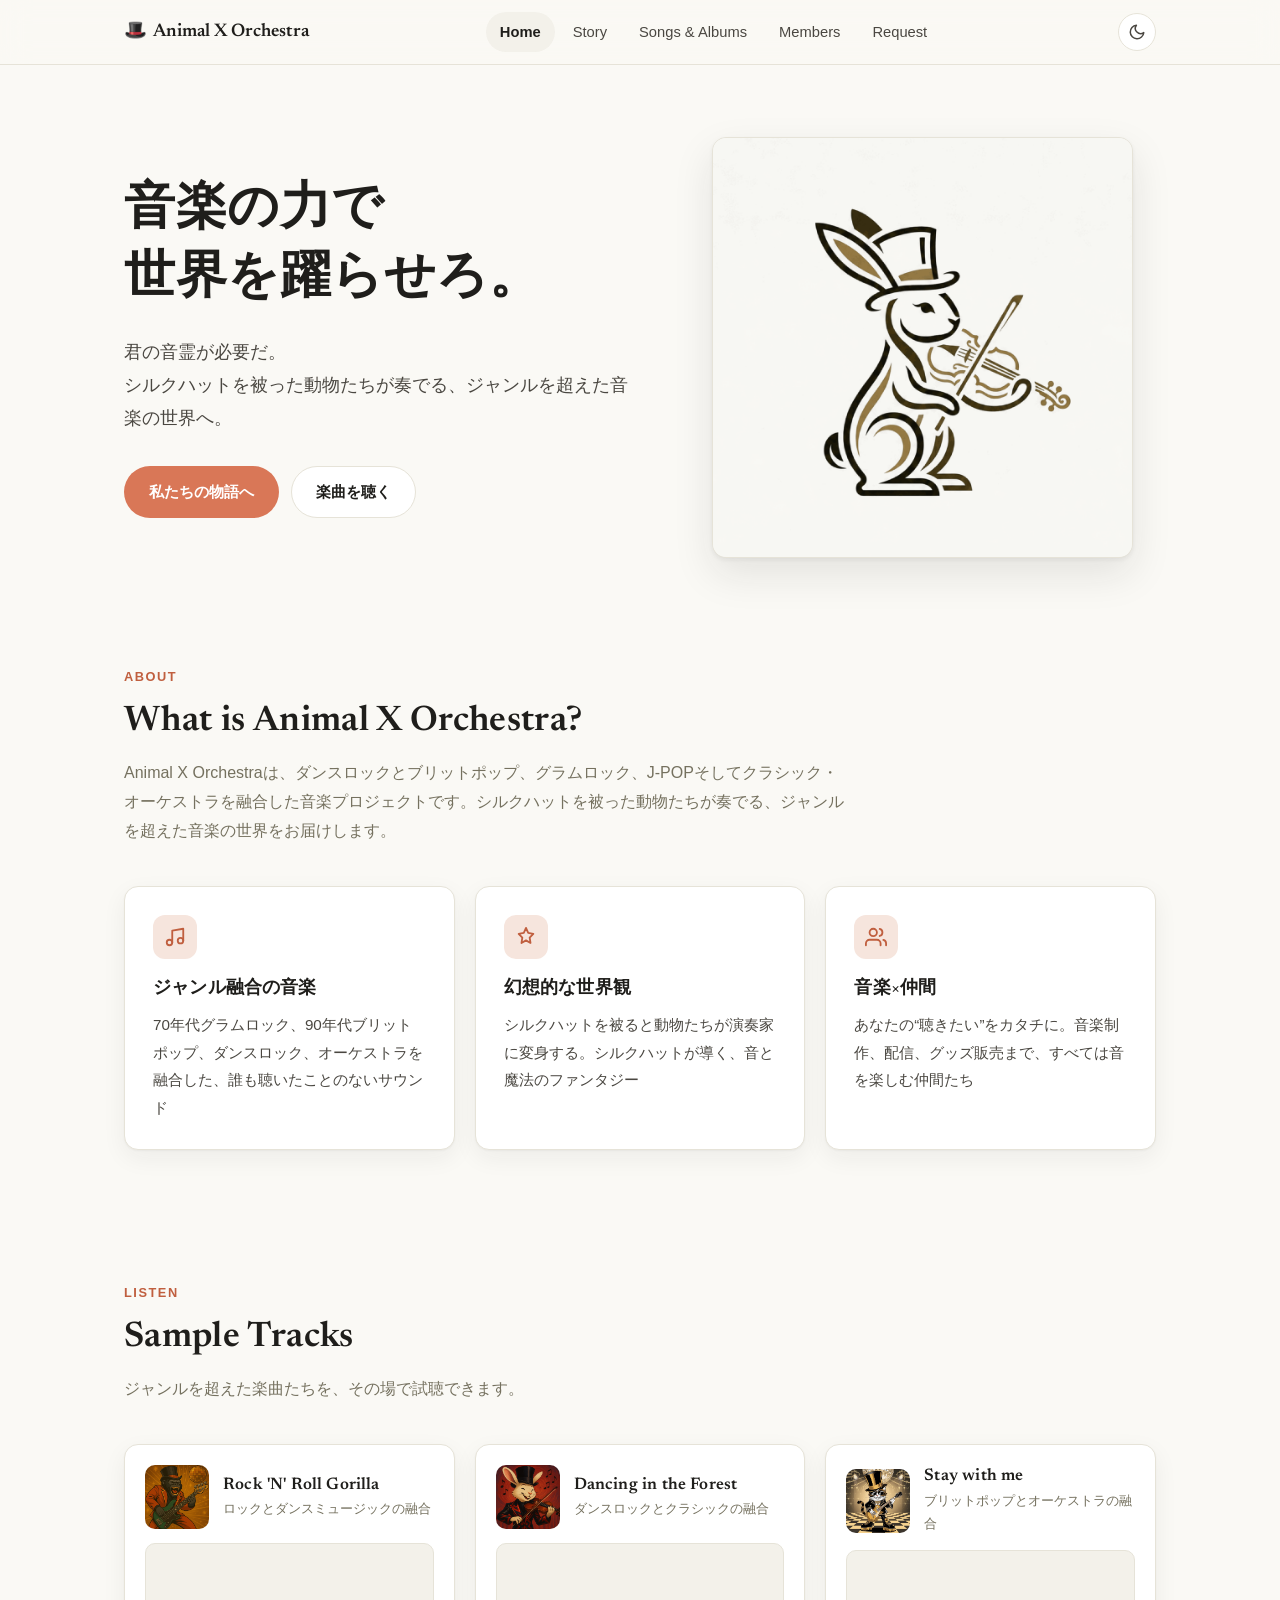
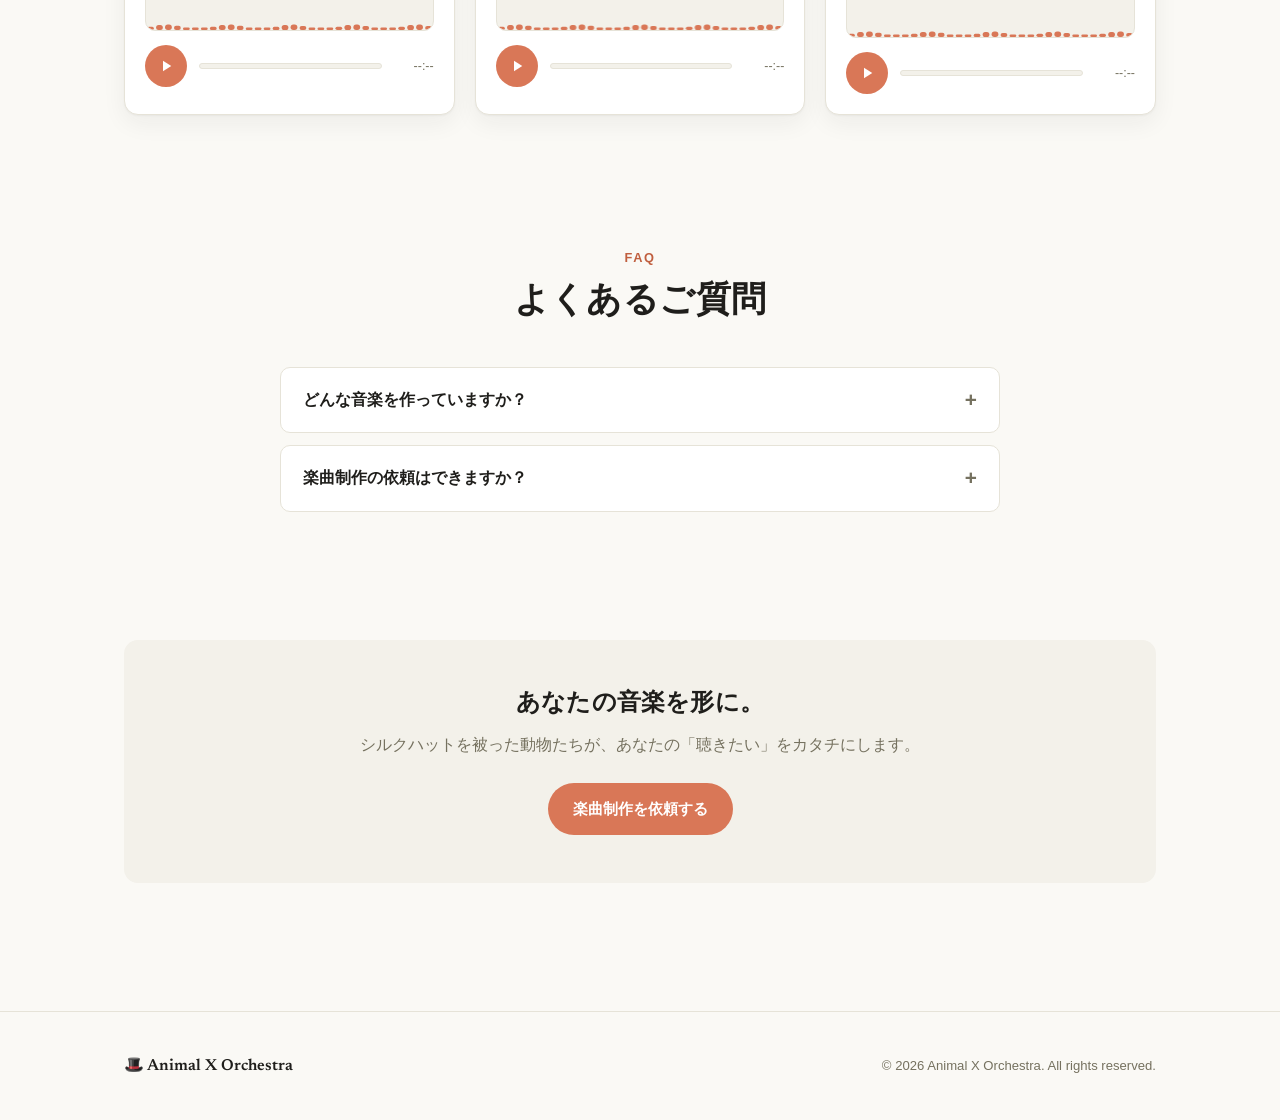
<file: index.html>
<!DOCTYPE html>
<html lang="ja">
<head>
    <meta charset="UTF-8">
    <meta name="viewport" content="width=device-width, initial-scale=1.0">
    <meta name="description" content="Animal X Orchestra - 70年代グラムロックとクラシックを融合した音楽プロジェクト。シルクハットを被った動物たちが奏でる、ジャンルを超えた音楽の世界をお届けします。">
    <meta name="keywords" content="Animal X Orchestra, グラムロック, クラシック, 音楽プロジェクト, キャラクター, 楽曲制作">
    <title>Animal X Orchestra - ジャンルを超えた音楽の世界</title>
    <link rel="preconnect" href="https://fonts.googleapis.com">
    <link rel="preconnect" href="https://fonts.gstatic.com" crossorigin>
    <link href="https://fonts.googleapis.com/css2?family=Newsreader:opsz,wght@6..72,500;6..72,600&display=swap" rel="stylesheet">
    <link rel="stylesheet" href="css/style.css?v=2">
    <script src="js/main.js" defer></script>
</head>
<body>
    <header class="site-header">
        <div class="header-inner">
            <a href="index.html" class="logo"><span class="hat">🎩</span>Animal X Orchestra</a>
            <nav class="main-nav">
                <ul>
                    <li><a href="index.html" class="active">Home</a></li>
                    <li><a href="story.html">Story</a></li>
                    <li><a href="songs.html">Songs &amp; Albums</a></li>
                    <li><a href="members.html">Members</a></li>
                    <li><a href="request.html">Request</a></li>
                </ul>
            </nav>
            <div class="header-actions">
                <button class="theme-toggle" aria-label="ライト／ダーク切替">
                    <svg class="icon-moon" viewBox="0 0 24 24" fill="none" stroke="currentColor" stroke-width="2" stroke-linecap="round" stroke-linejoin="round"><path d="M21 12.79A9 9 0 1 1 11.21 3 7 7 0 0 0 21 12.79z"/></svg>
                    <svg class="icon-sun" viewBox="0 0 24 24" fill="none" stroke="currentColor" stroke-width="2" stroke-linecap="round" stroke-linejoin="round"><circle cx="12" cy="12" r="5"/><line x1="12" y1="1" x2="12" y2="3"/><line x1="12" y1="21" x2="12" y2="23"/><line x1="4.22" y1="4.22" x2="5.64" y2="5.64"/><line x1="18.36" y1="18.36" x2="19.78" y2="19.78"/><line x1="1" y1="12" x2="3" y2="12"/><line x1="21" y1="12" x2="23" y2="12"/><line x1="4.22" y1="19.78" x2="5.64" y2="18.36"/><line x1="18.36" y1="5.64" x2="19.78" y2="4.22"/></svg>
                </button>
                <button class="mobile-nav-toggle" aria-label="メニュー">
                    <svg viewBox="0 0 24 24" fill="none" stroke="currentColor" stroke-width="2" stroke-linecap="round"><line x1="3" y1="6" x2="21" y2="6"/><line x1="3" y1="12" x2="21" y2="12"/><line x1="3" y1="18" x2="21" y2="18"/></svg>
                </button>
            </div>
        </div>
    </header>

    <main>
        <section class="hero">
            <div class="container hero-grid">
                <div class="hero-text">
                    <h1>音楽の力で<br>世界を躍らせろ。</h1>
                    <p class="lede">君の音霊が必要だ。<br>シルクハットを被った動物たちが奏でる、ジャンルを超えた音楽の世界へ。</p>
                    <div class="btn-row">
                        <a href="story.html" class="btn btn-primary">私たちの物語へ</a>
                        <a href="songs.html" class="btn btn-secondary">楽曲を聴く</a>
                    </div>
                </div>
                <div class="hero-visual reveal">
                    <img src="images/hero-rabbit-light.png?v=2" alt="シルクハットを被りバイオリンを弾くウサギのロゴ" fetchpriority="high" class="hero-img-light">
                    <img src="images/hero-rabbit.jpg" alt="シルクハットを被りバイオリンを弾くウサギのロゴ" class="hero-img-dark">
                </div>
            </div>
        </section>

        <section class="section">
            <div class="container">
                <div class="section-header reveal">
                    <span class="eyebrow">About</span>
                    <h2>What is Animal X Orchestra?</h2>
                    <p>Animal X Orchestraは、ダンスロックとブリットポップ、グラムロック、J-POPそしてクラシック・オーケストラを融合した音楽プロジェクトです。シルクハットを被った動物たちが奏でる、ジャンルを超えた音楽の世界をお届けします。</p>
                </div>
                <div class="features-grid">
                    <div class="card feature-card reveal">
                        <div class="feature-icon">
                            <svg viewBox="0 0 24 24" fill="none" stroke="currentColor" stroke-width="2" stroke-linecap="round" stroke-linejoin="round"><path d="M9 18V5l12-2v13"/><circle cx="6" cy="18" r="3"/><circle cx="18" cy="16" r="3"/></svg>
                        </div>
                        <h3>ジャンル融合の音楽</h3>
                        <p>70年代グラムロック、90年代ブリットポップ、ダンスロック、オーケストラを融合した、誰も聴いたことのないサウンド</p>
                    </div>
                    <div class="card feature-card reveal">
                        <div class="feature-icon">
                            <svg viewBox="0 0 24 24" fill="none" stroke="currentColor" stroke-width="2" stroke-linecap="round" stroke-linejoin="round"><path d="M12 2l2.4 5.4L20 8.5l-4 4.1.9 5.9-4.9-2.8-4.9 2.8.9-5.9-4-4.1 5.6-1.1z"/></svg>
                        </div>
                        <h3>幻想的な世界観</h3>
                        <p>シルクハットを被ると動物たちが演奏家に変身する。シルクハットが導く、音と魔法のファンタジー</p>
                    </div>
                    <div class="card feature-card reveal">
                        <div class="feature-icon">
                            <svg viewBox="0 0 24 24" fill="none" stroke="currentColor" stroke-width="2" stroke-linecap="round" stroke-linejoin="round"><path d="M17 21v-2a4 4 0 0 0-4-4H5a4 4 0 0 0-4 4v2"/><circle cx="9" cy="7" r="4"/><path d="M23 21v-2a4 4 0 0 0-3-3.87"/><path d="M16 3.13a4 4 0 0 1 0 7.75"/></svg>
                        </div>
                        <h3>音楽×仲間</h3>
                        <p>あなたの“聴きたい”をカタチに。音楽制作、配信、グッズ販売まで、すべては音を楽しむ仲間たち</p>
                    </div>
                </div>
            </div>
        </section>

        <section class="section">
            <div class="container">
                <div class="section-header reveal">
                    <span class="eyebrow">Listen</span>
                    <h2>Sample Tracks</h2>
                    <p>ジャンルを超えた楽曲たちを、その場で試聴できます。</p>
                </div>
                <div class="tracks-grid">
                    <div class="card track-card reveal">
                        <div class="track-head">
                            <img class="track-art" src="images/gorise.jpg" alt="Rock 'N' Roll Gorilla" loading="lazy">
                            <div class="track-title">
                                <h3>Rock 'N' Roll Gorilla</h3>
                                <p>ロックとダンスミュージックの融合</p>
                            </div>
                        </div>
                        <div class="spectrum-wrap">
                            <canvas class="spectrum" aria-hidden="true"></canvas>
                        </div>
                        <div class="player" data-src="audio/rock-n-roll-gorilla.mp3">
                            <button class="play-btn" aria-label="再生／一時停止">
                                <svg class="icon-play" viewBox="0 0 24 24" fill="currentColor"><polygon points="8,5 19,12 8,19"/></svg>
                                <svg class="icon-pause" viewBox="0 0 24 24" fill="currentColor"><rect x="6" y="5" width="4" height="14" rx="1"/><rect x="14" y="5" width="4" height="14" rx="1"/></svg>
                            </button>
                            <div class="progress"><div class="progress-fill"></div></div>
                            <span class="time">--:--</span>
                        </div>
                    </div>
                    <div class="card track-card reveal">
                        <div class="track-head">
                            <img class="track-art" src="images/rabit.jpg" alt="Dancing in the Forest" loading="lazy">
                            <div class="track-title">
                                <h3>Dancing in the Forest</h3>
                                <p>ダンスロックとクラシックの融合</p>
                            </div>
                        </div>
                        <div class="spectrum-wrap">
                            <canvas class="spectrum" aria-hidden="true"></canvas>
                        </div>
                        <div class="player" data-src="audio/dancing-in-the-forest.mp3">
                            <button class="play-btn" aria-label="再生／一時停止">
                                <svg class="icon-play" viewBox="0 0 24 24" fill="currentColor"><polygon points="8,5 19,12 8,19"/></svg>
                                <svg class="icon-pause" viewBox="0 0 24 24" fill="currentColor"><rect x="6" y="5" width="4" height="14" rx="1"/><rect x="14" y="5" width="4" height="14" rx="1"/></svg>
                            </button>
                            <div class="progress"><div class="progress-fill"></div></div>
                            <span class="time">--:--</span>
                        </div>
                    </div>
                    <div class="card track-card reveal">
                        <div class="track-head">
                            <img class="track-art" src="images/eneta.jpg" alt="Stay with me" loading="lazy">
                            <div class="track-title">
                                <h3>Stay with me</h3>
                                <p>ブリットポップとオーケストラの融合</p>
                            </div>
                        </div>
                        <div class="spectrum-wrap">
                            <canvas class="spectrum" aria-hidden="true"></canvas>
                        </div>
                        <div class="player" data-src="audio/stay-with-me.mp3">
                            <button class="play-btn" aria-label="再生／一時停止">
                                <svg class="icon-play" viewBox="0 0 24 24" fill="currentColor"><polygon points="8,5 19,12 8,19"/></svg>
                                <svg class="icon-pause" viewBox="0 0 24 24" fill="currentColor"><rect x="6" y="5" width="4" height="14" rx="1"/><rect x="14" y="5" width="4" height="14" rx="1"/></svg>
                            </button>
                            <div class="progress"><div class="progress-fill"></div></div>
                            <span class="time">--:--</span>
                        </div>
                    </div>
                </div>
            </div>
        </section>

        <section class="section">
            <div class="container">
                <div class="section-header center reveal">
                    <span class="eyebrow">FAQ</span>
                    <h2>よくあるご質問</h2>
                </div>
                <div class="faq-list reveal">
                    <details class="faq-item">
                        <summary>どんな音楽を作っていますか？</summary>
                        <div class="faq-answer">
                            <p>私たちの音楽は、グラムロックの華やかさ、ブリットポップのキャッチーさ、そしてオーケストラの壮大さを掛け合わせた、新しい音楽体験です。</p>
                        </div>
                    </details>
                    <details class="faq-item">
                        <summary>楽曲制作の依頼はできますか？</summary>
                        <div class="faq-answer">
                            <p>はい、可能です。<a href="request.html">依頼ページ</a>より、あなたのイメージをお聞かせください。映像作品のBGM、イベントのテーマソングなど、幅広く対応します。</p>
                        </div>
                    </details>
                </div>
            </div>
        </section>

        <section class="section">
            <div class="container">
                <div class="cta-band reveal">
                    <h2>あなたの音楽を形に。</h2>
                    <p>シルクハットを被った動物たちが、あなたの「聴きたい」をカタチにします。</p>
                    <a href="request.html" class="btn btn-primary">楽曲制作を依頼する</a>
                </div>
            </div>
        </section>
    </main>

    <footer class="site-footer">
        <div class="footer-inner">
            <a href="index.html" class="footer-logo">🎩 Animal X Orchestra</a>
            <p class="copyright">&copy; 2026 Animal X Orchestra. All rights reserved.</p>
        </div>
    </footer>
</body>
</html>
</file>
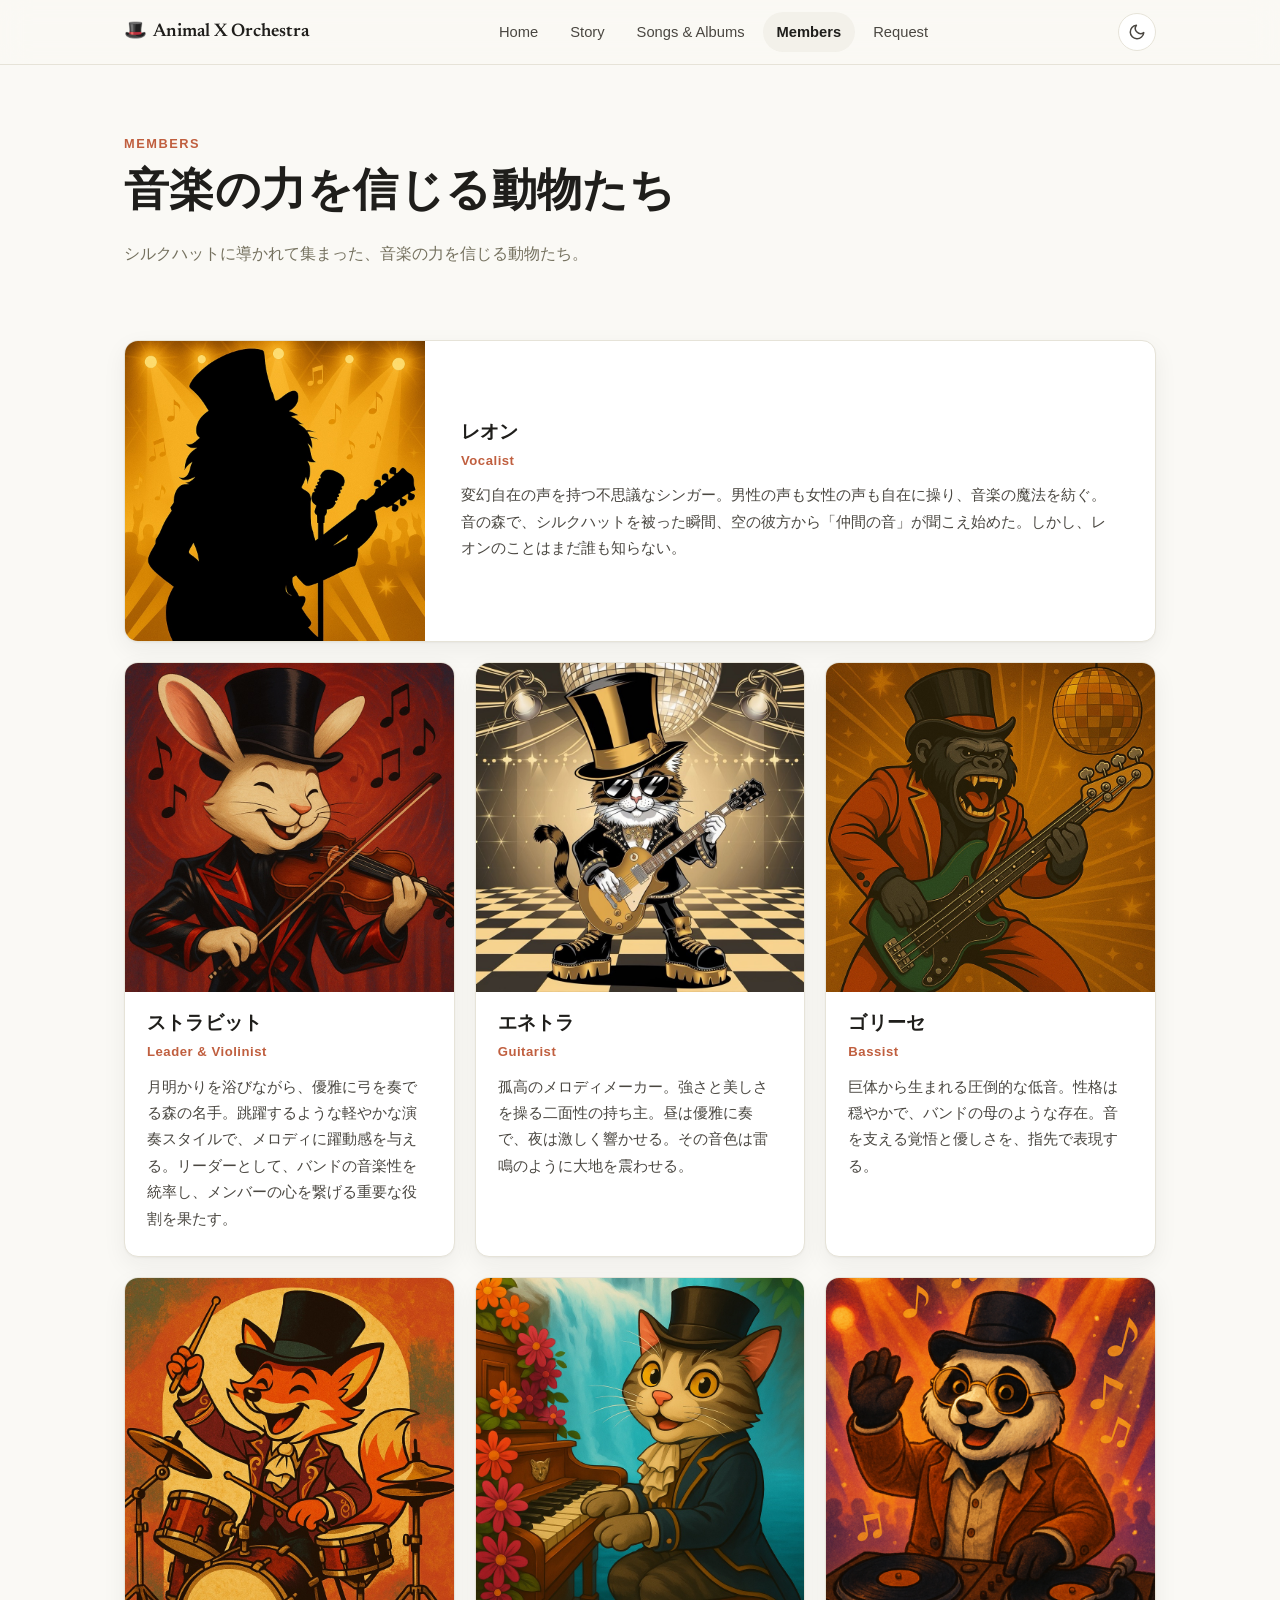
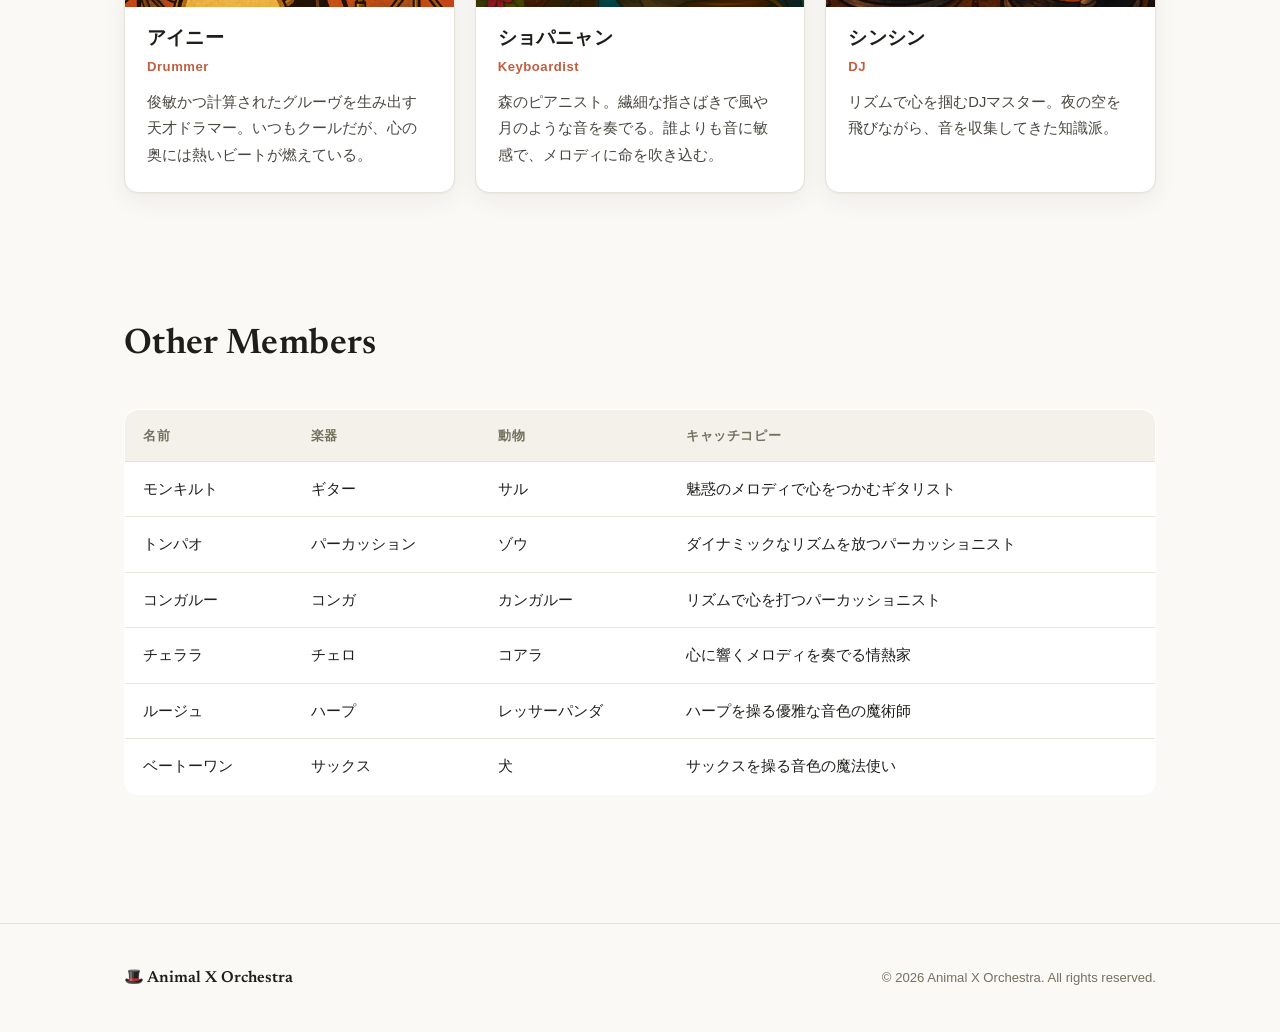
<file: members.html>
<!DOCTYPE html>
<html lang="ja">
<head>
    <meta charset="UTF-8">
    <meta name="viewport" content="width=device-width, initial-scale=1.0">
    <meta name="description" content="Animal X Orchestraのメンバー紹介。シルクハットに導かれて集まった、音楽の力を信じる動物たち。">
    <title>Members - Animal X Orchestra</title>
    <link rel="preconnect" href="https://fonts.googleapis.com">
    <link rel="preconnect" href="https://fonts.gstatic.com" crossorigin>
    <link href="https://fonts.googleapis.com/css2?family=Newsreader:opsz,wght@6..72,500;6..72,600&display=swap" rel="stylesheet">
    <link rel="stylesheet" href="css/style.css?v=2">
    <script src="js/main.js" defer></script>
</head>
<body>
    <header class="site-header">
        <div class="header-inner">
            <a href="index.html" class="logo"><span class="hat">🎩</span>Animal X Orchestra</a>
            <nav class="main-nav">
                <ul>
                    <li><a href="index.html">Home</a></li>
                    <li><a href="story.html">Story</a></li>
                    <li><a href="songs.html">Songs &amp; Albums</a></li>
                    <li><a href="members.html" class="active">Members</a></li>
                    <li><a href="request.html">Request</a></li>
                </ul>
            </nav>
            <div class="header-actions">
                <button class="theme-toggle" aria-label="ライト／ダーク切替">
                    <svg class="icon-moon" viewBox="0 0 24 24" fill="none" stroke="currentColor" stroke-width="2" stroke-linecap="round" stroke-linejoin="round"><path d="M21 12.79A9 9 0 1 1 11.21 3 7 7 0 0 0 21 12.79z"/></svg>
                    <svg class="icon-sun" viewBox="0 0 24 24" fill="none" stroke="currentColor" stroke-width="2" stroke-linecap="round" stroke-linejoin="round"><circle cx="12" cy="12" r="5"/><line x1="12" y1="1" x2="12" y2="3"/><line x1="12" y1="21" x2="12" y2="23"/><line x1="4.22" y1="4.22" x2="5.64" y2="5.64"/><line x1="18.36" y1="18.36" x2="19.78" y2="19.78"/><line x1="1" y1="12" x2="3" y2="12"/><line x1="21" y1="12" x2="23" y2="12"/><line x1="4.22" y1="19.78" x2="5.64" y2="18.36"/><line x1="18.36" y1="5.64" x2="19.78" y2="4.22"/></svg>
                </button>
                <button class="mobile-nav-toggle" aria-label="メニュー">
                    <svg viewBox="0 0 24 24" fill="none" stroke="currentColor" stroke-width="2" stroke-linecap="round"><line x1="3" y1="6" x2="21" y2="6"/><line x1="3" y1="12" x2="21" y2="12"/><line x1="3" y1="18" x2="21" y2="18"/></svg>
                </button>
            </div>
        </div>
    </header>

    <main>
        <section class="page-title">
            <div class="container">
                <span class="eyebrow">Members</span>
                <h1>音楽の力を信じる動物たち</h1>
                <p>シルクハットに導かれて集まった、音楽の力を信じる動物たち。</p>
            </div>
        </section>

        <section class="section">
            <div class="container">
                <div class="card leader-card reveal">
                    <img src="images/leon.jpg" alt="レオン" loading="lazy">
                    <div class="member-body">
                        <h3>レオン</h3>
                        <p class="member-role">Vocalist</p>
                        <p>変幻自在の声を持つ不思議なシンガー。男性の声も女性の声も自在に操り、音楽の魔法を紡ぐ。音の森で、シルクハットを被った瞬間、空の彼方から「仲間の音」が聞こえ始めた。しかし、レオンのことはまだ誰も知らない。</p>
                    </div>
                </div>

                <div class="members-grid">
                    <div class="card member-card reveal">
                        <img src="images/rabit.jpg" alt="ストラビット" loading="lazy">
                        <div class="member-body">
                            <h3>ストラビット</h3>
                            <p class="member-role">Leader &amp; Violinist</p>
                            <p>月明かりを浴びながら、優雅に弓を奏でる森の名手。跳躍するような軽やかな演奏スタイルで、メロディに躍動感を与える。リーダーとして、バンドの音楽性を統率し、メンバーの心を繋げる重要な役割を果たす。</p>
                        </div>
                    </div>

                    <div class="card member-card reveal">
                        <img src="images/enetora.jpg" alt="エネトラ" loading="lazy">
                        <div class="member-body">
                            <h3>エネトラ</h3>
                            <p class="member-role">Guitarist</p>
                            <p>孤高のメロディメーカー。強さと美しさを操る二面性の持ち主。昼は優雅に奏で、夜は激しく響かせる。その音色は雷鳴のように大地を震わせる。</p>
                        </div>
                    </div>

                    <div class="card member-card reveal">
                        <img src="images/gorise.jpg" alt="ゴリーセ" loading="lazy">
                        <div class="member-body">
                            <h3>ゴリーセ</h3>
                            <p class="member-role">Bassist</p>
                            <p>巨体から生まれる圧倒的な低音。性格は穏やかで、バンドの母のような存在。音を支える覚悟と優しさを、指先で表現する。</p>
                        </div>
                    </div>

                    <div class="card member-card reveal">
                        <img src="images/ainie.jpg" alt="アイニー" loading="lazy">
                        <div class="member-body">
                            <h3>アイニー</h3>
                            <p class="member-role">Drummer</p>
                            <p>俊敏かつ計算されたグルーヴを生み出す天才ドラマー。いつもクールだが、心の奥には熱いビートが燃えている。</p>
                        </div>
                    </div>

                    <div class="card member-card reveal">
                        <img src="images/shopanyan.jpg" alt="ショパニャン" loading="lazy">
                        <div class="member-body">
                            <h3>ショパニャン</h3>
                            <p class="member-role">Keyboardist</p>
                            <p>森のピアニスト。繊細な指さばきで風や月のような音を奏でる。誰よりも音に敏感で、メロディに命を吹き込む。</p>
                        </div>
                    </div>

                    <div class="card member-card reveal">
                        <img src="images/shinsihn.png" alt="シンシン" loading="lazy">
                        <div class="member-body">
                            <h3>シンシン</h3>
                            <p class="member-role">DJ</p>
                            <p>リズムで心を掴むDJマスター。夜の空を飛びながら、音を収集してきた知識派。</p>
                        </div>
                    </div>
                </div>
            </div>
        </section>

        <section class="section">
            <div class="container">
                <div class="section-header reveal">
                    <h2>Other Members</h2>
                </div>
                <div class="members-table-wrap reveal">
                    <table class="members-table">
                        <thead>
                            <tr>
                                <th>名前</th>
                                <th>楽器</th>
                                <th>動物</th>
                                <th>キャッチコピー</th>
                            </tr>
                        </thead>
                        <tbody>
                            <tr>
                                <td>モンキルト</td>
                                <td>ギター</td>
                                <td>サル</td>
                                <td>魅惑のメロディで心をつかむギタリスト</td>
                            </tr>
                            <tr>
                                <td>トンパオ</td>
                                <td>パーカッション</td>
                                <td>ゾウ</td>
                                <td>ダイナミックなリズムを放つパーカッショニスト</td>
                            </tr>
                            <tr>
                                <td>コンガルー</td>
                                <td>コンガ</td>
                                <td>カンガルー</td>
                                <td>リズムで心を打つパーカッショニスト</td>
                            </tr>
                            <tr>
                                <td>チェララ</td>
                                <td>チェロ</td>
                                <td>コアラ</td>
                                <td>心に響くメロディを奏でる情熱家</td>
                            </tr>
                            <tr>
                                <td>ルージュ</td>
                                <td>ハープ</td>
                                <td>レッサーパンダ</td>
                                <td>ハープを操る優雅な音色の魔術師</td>
                            </tr>
                            <tr>
                                <td>ベートーワン</td>
                                <td>サックス</td>
                                <td>犬</td>
                                <td>サックスを操る音色の魔法使い</td>
                            </tr>
                        </tbody>
                    </table>
                </div>
            </div>
        </section>
    </main>

    <footer class="site-footer">
        <div class="footer-inner">
            <a href="index.html" class="footer-logo">🎩 Animal X Orchestra</a>
            <p class="copyright">&copy; 2026 Animal X Orchestra. All rights reserved.</p>
        </div>
    </footer>
</body>
</html>
</file>
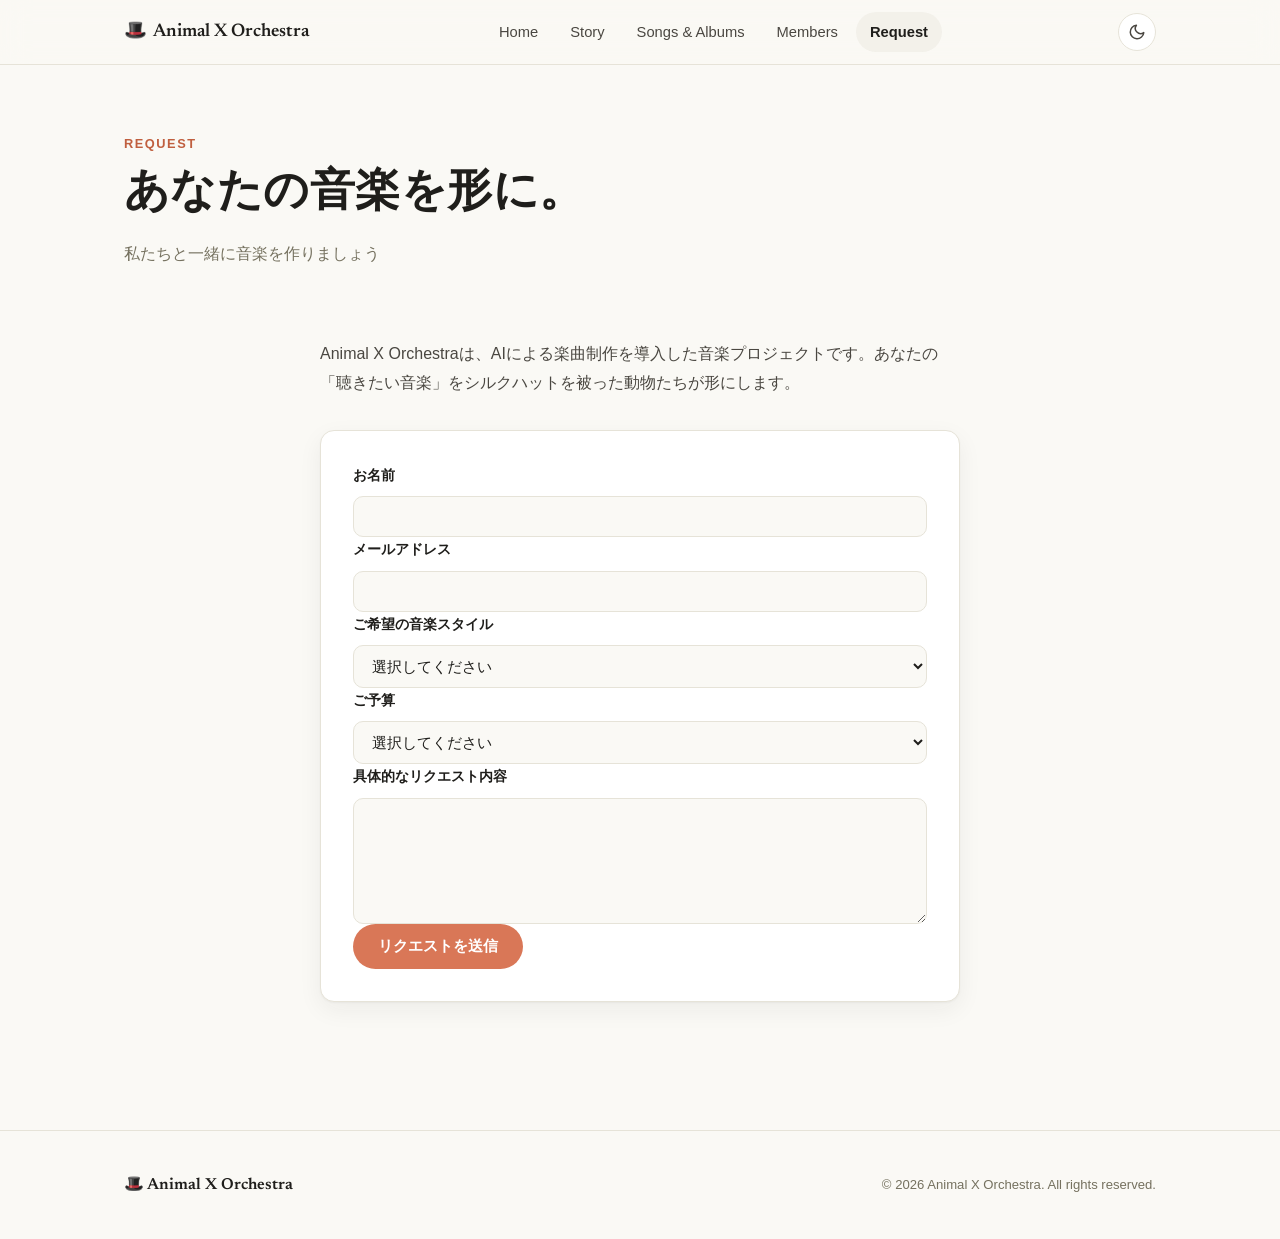
<file: request.html>
<!DOCTYPE html>
<html lang="ja">
<head>
    <meta charset="UTF-8">
    <meta name="viewport" content="width=device-width, initial-scale=1.0">
    <meta name="description" content="Animal X Orchestraへの楽曲制作リクエスト。あなたの音楽を形に。私たちと一緒に音楽を作りましょう。">
    <title>Request - Animal X Orchestra</title>
    <link rel="preconnect" href="https://fonts.googleapis.com">
    <link rel="preconnect" href="https://fonts.gstatic.com" crossorigin>
    <link href="https://fonts.googleapis.com/css2?family=Newsreader:opsz,wght@6..72,500;6..72,600&display=swap" rel="stylesheet">
    <link rel="stylesheet" href="css/style.css?v=2">
    <script src="js/main.js" defer></script>
</head>
<body>
    <header class="site-header">
        <div class="header-inner">
            <a href="index.html" class="logo"><span class="hat">🎩</span>Animal X Orchestra</a>
            <nav class="main-nav">
                <ul>
                    <li><a href="index.html">Home</a></li>
                    <li><a href="story.html">Story</a></li>
                    <li><a href="songs.html">Songs &amp; Albums</a></li>
                    <li><a href="members.html">Members</a></li>
                    <li><a href="request.html" class="active">Request</a></li>
                </ul>
            </nav>
            <div class="header-actions">
                <button class="theme-toggle" aria-label="ライト／ダーク切替">
                    <svg class="icon-moon" viewBox="0 0 24 24" fill="none" stroke="currentColor" stroke-width="2" stroke-linecap="round" stroke-linejoin="round"><path d="M21 12.79A9 9 0 1 1 11.21 3 7 7 0 0 0 21 12.79z"/></svg>
                    <svg class="icon-sun" viewBox="0 0 24 24" fill="none" stroke="currentColor" stroke-width="2" stroke-linecap="round" stroke-linejoin="round"><circle cx="12" cy="12" r="5"/><line x1="12" y1="1" x2="12" y2="3"/><line x1="12" y1="21" x2="12" y2="23"/><line x1="4.22" y1="4.22" x2="5.64" y2="5.64"/><line x1="18.36" y1="18.36" x2="19.78" y2="19.78"/><line x1="1" y1="12" x2="3" y2="12"/><line x1="21" y1="12" x2="23" y2="12"/><line x1="4.22" y1="19.78" x2="5.64" y2="18.36"/><line x1="18.36" y1="5.64" x2="19.78" y2="4.22"/></svg>
                </button>
                <button class="mobile-nav-toggle" aria-label="メニュー">
                    <svg viewBox="0 0 24 24" fill="none" stroke="currentColor" stroke-width="2" stroke-linecap="round"><line x1="3" y1="6" x2="21" y2="6"/><line x1="3" y1="12" x2="21" y2="12"/><line x1="3" y1="18" x2="21" y2="18"/></svg>
                </button>
            </div>
        </div>
    </header>

    <main>
        <section class="page-title">
            <div class="container">
                <span class="eyebrow">Request</span>
                <h1>あなたの音楽を形に。</h1>
                <p>私たちと一緒に音楽を作りましょう</p>
            </div>
        </section>

        <section class="section">
            <div class="container">
                <div class="request-wrap">
                    <p class="request-intro reveal">Animal X Orchestraは、AIによる楽曲制作を導入した音楽プロジェクトです。あなたの「聴きたい音楽」をシルクハットを被った動物たちが形にします。</p>

                    <div class="card request-form reveal">
                        <form action="https://formspree.io/f/xojogkvq" method="POST">
                            <div class="form-group">
                                <label for="name">お名前</label>
                                <input type="text" id="name" name="name" required>
                            </div>
                            <div class="form-group">
                                <label for="email">メールアドレス</label>
                                <input type="email" id="email" name="email" required>
                            </div>
                            <div class="form-group">
                                <label for="music-style">ご希望の音楽スタイル</label>
                                <select id="music-style" name="music-style" required>
                                    <option value="">選択してください</option>
                                    <option value="ロック">ロック</option>
                                    <option value="ポップス&オーケストラ">ポップス&amp;オーケストラ</option>
                                    <option value="ダンスロック">ダンスロック</option>
                                    <option value="ジャズ&エレクトロ">ジャズ&amp;エレクトロ</option>
                                    <option value="クラシック">クラシック</option>
                                    <option value="その他">その他</option>
                                </select>
                            </div>
                            <div class="form-group">
                                <label for="budget">ご予算</label>
                                <select id="budget" name="budget" required>
                                    <option value="">選択してください</option>
                                    <option value="10万円以下">10万円以下</option>
                                    <option value="10万円〜100万円">10万円〜100万円</option>
                                    <option value="100万円〜500万円">100万円〜500万円</option>
                                    <option value="500万円〜1000万円">500万円〜1000万円</option>
                                    <option value="1000万円以上">1000万円以上</option>
                                </select>
                            </div>
                            <div class="form-group">
                                <label for="message">具体的なリクエスト内容</label>
                                <textarea id="message" name="message" rows="6" required></textarea>
                            </div>
                            <p class="form-status" role="status"></p>
                            <div>
                                <button type="submit" class="btn btn-primary">リクエストを送信</button>
                            </div>
                        </form>
                    </div>
                </div>
            </div>
        </section>
    </main>

    <footer class="site-footer">
        <div class="footer-inner">
            <a href="index.html" class="footer-logo">🎩 Animal X Orchestra</a>
            <p class="copyright">&copy; 2026 Animal X Orchestra. All rights reserved.</p>
        </div>
    </footer>
</body>
</html>
</file>
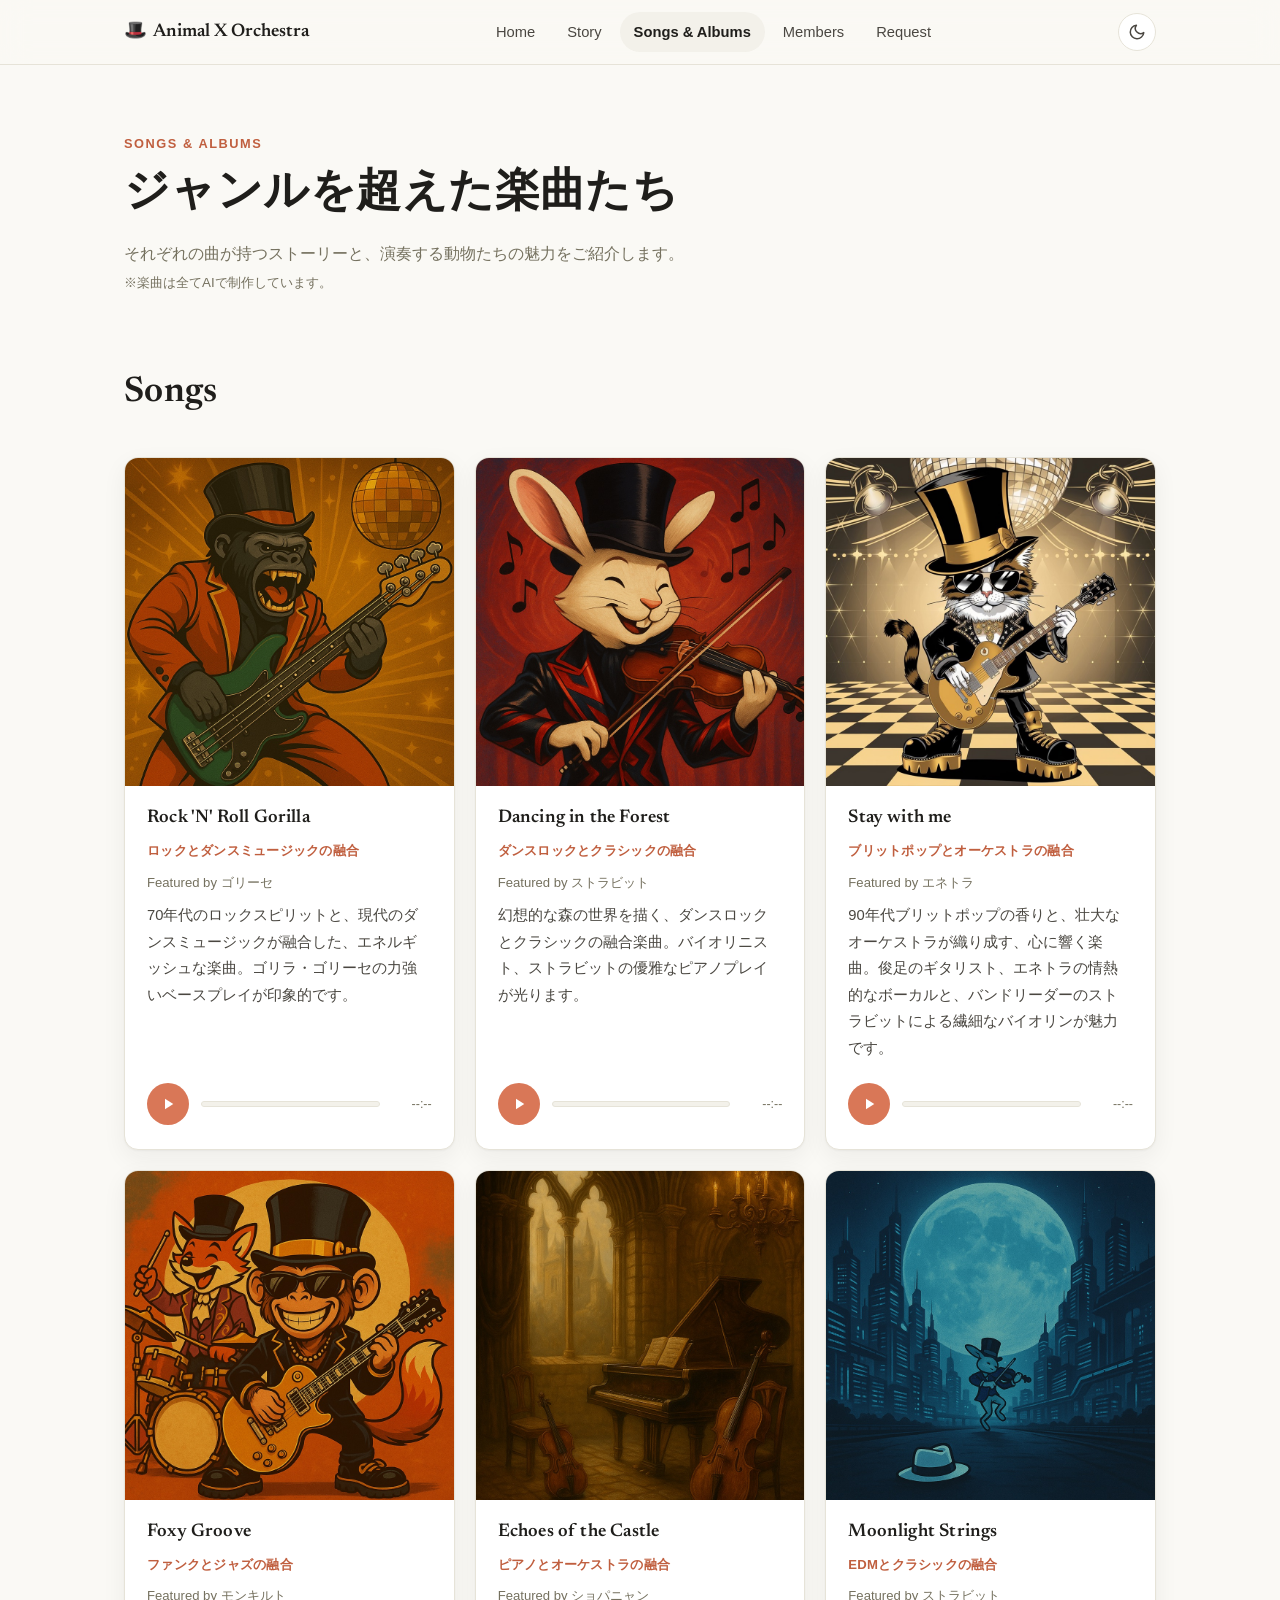
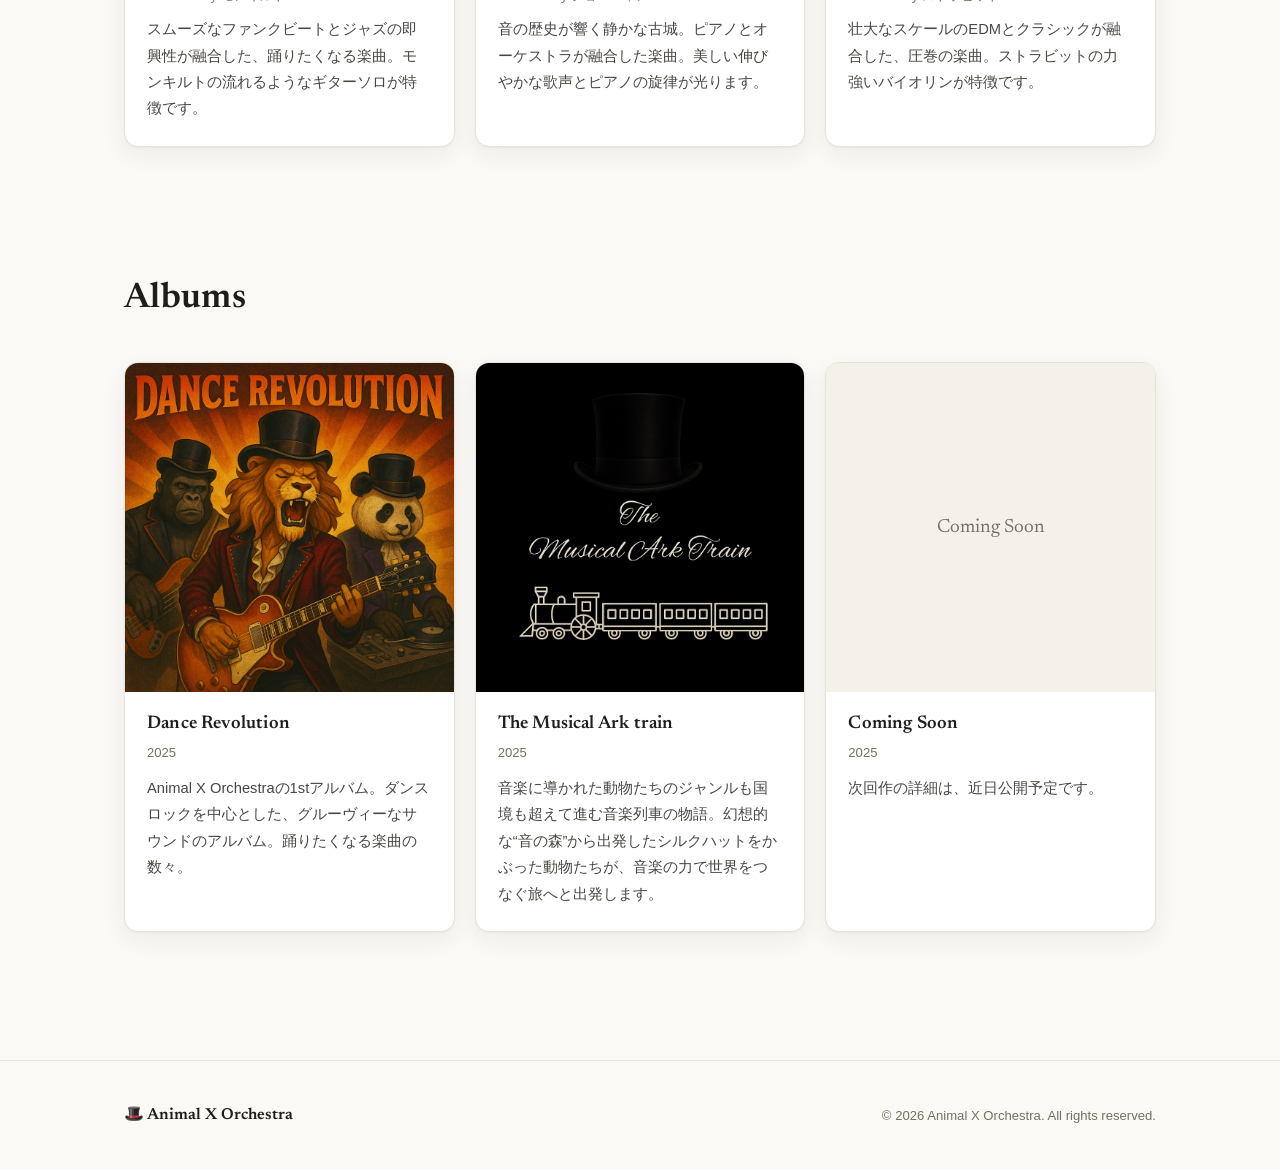
<file: songs.html>
<!DOCTYPE html>
<html lang="ja">
<head>
    <meta charset="UTF-8">
    <meta name="viewport" content="width=device-width, initial-scale=1.0">
    <meta name="description" content="Animal X Orchestraの楽曲とアルバム。ジャンルを超えた楽曲たちのストーリーと、演奏する動物たちの魅力をご紹介します。">
    <title>Songs &amp; Albums - Animal X Orchestra</title>
    <link rel="preconnect" href="https://fonts.googleapis.com">
    <link rel="preconnect" href="https://fonts.gstatic.com" crossorigin>
    <link href="https://fonts.googleapis.com/css2?family=Newsreader:opsz,wght@6..72,500;6..72,600&display=swap" rel="stylesheet">
    <link rel="stylesheet" href="css/style.css?v=2">
    <script src="js/main.js" defer></script>
</head>
<body>
    <header class="site-header">
        <div class="header-inner">
            <a href="index.html" class="logo"><span class="hat">🎩</span>Animal X Orchestra</a>
            <nav class="main-nav">
                <ul>
                    <li><a href="index.html">Home</a></li>
                    <li><a href="story.html">Story</a></li>
                    <li><a href="songs.html" class="active">Songs &amp; Albums</a></li>
                    <li><a href="members.html">Members</a></li>
                    <li><a href="request.html">Request</a></li>
                </ul>
            </nav>
            <div class="header-actions">
                <button class="theme-toggle" aria-label="ライト／ダーク切替">
                    <svg class="icon-moon" viewBox="0 0 24 24" fill="none" stroke="currentColor" stroke-width="2" stroke-linecap="round" stroke-linejoin="round"><path d="M21 12.79A9 9 0 1 1 11.21 3 7 7 0 0 0 21 12.79z"/></svg>
                    <svg class="icon-sun" viewBox="0 0 24 24" fill="none" stroke="currentColor" stroke-width="2" stroke-linecap="round" stroke-linejoin="round"><circle cx="12" cy="12" r="5"/><line x1="12" y1="1" x2="12" y2="3"/><line x1="12" y1="21" x2="12" y2="23"/><line x1="4.22" y1="4.22" x2="5.64" y2="5.64"/><line x1="18.36" y1="18.36" x2="19.78" y2="19.78"/><line x1="1" y1="12" x2="3" y2="12"/><line x1="21" y1="12" x2="23" y2="12"/><line x1="4.22" y1="19.78" x2="5.64" y2="18.36"/><line x1="18.36" y1="5.64" x2="19.78" y2="4.22"/></svg>
                </button>
                <button class="mobile-nav-toggle" aria-label="メニュー">
                    <svg viewBox="0 0 24 24" fill="none" stroke="currentColor" stroke-width="2" stroke-linecap="round"><line x1="3" y1="6" x2="21" y2="6"/><line x1="3" y1="12" x2="21" y2="12"/><line x1="3" y1="18" x2="21" y2="18"/></svg>
                </button>
            </div>
        </div>
    </header>

    <main>
        <section class="page-title">
            <div class="container">
                <span class="eyebrow">Songs &amp; Albums</span>
                <h1>ジャンルを超えた楽曲たち</h1>
                <p>それぞれの曲が持つストーリーと、演奏する動物たちの魅力をご紹介します。<br><small>※楽曲は全てAIで制作しています。</small></p>
            </div>
        </section>

        <section class="section">
            <div class="container">
                <div class="section-header reveal">
                    <h2>Songs</h2>
                </div>
                <div class="songs-grid">
                    <div class="card song-card reveal">
                        <img src="images/gorise.jpg" alt="Rock 'N' Roll Gorilla" loading="lazy">
                        <div class="song-body">
                            <h3>Rock 'N' Roll Gorilla</h3>
                            <p class="song-concept">ロックとダンスミュージックの融合</p>
                            <p class="song-artist">Featured by ゴリーセ</p>
                            <p>70年代のロックスピリットと、現代のダンスミュージックが融合した、エネルギッシュな楽曲。ゴリラ・ゴリーセの力強いベースプレイが印象的です。</p>
                            <div class="player" data-src="audio/rock-n-roll-gorilla.mp3">
                                <button class="play-btn" aria-label="再生／一時停止">
                                    <svg class="icon-play" viewBox="0 0 24 24" fill="currentColor"><polygon points="8,5 19,12 8,19"/></svg>
                                    <svg class="icon-pause" viewBox="0 0 24 24" fill="currentColor"><rect x="6" y="5" width="4" height="14" rx="1"/><rect x="14" y="5" width="4" height="14" rx="1"/></svg>
                                </button>
                                <div class="progress"><div class="progress-fill"></div></div>
                                <span class="time">--:--</span>
                            </div>
                        </div>
                    </div>

                    <div class="card song-card reveal">
                        <img src="images/rabit.jpg" alt="Dancing in the Forest" loading="lazy">
                        <div class="song-body">
                            <h3>Dancing in the Forest</h3>
                            <p class="song-concept">ダンスロックとクラシックの融合</p>
                            <p class="song-artist">Featured by ストラビット</p>
                            <p>幻想的な森の世界を描く、ダンスロックとクラシックの融合楽曲。バイオリニスト、ストラビットの優雅なピアノプレイが光ります。</p>
                            <div class="player" data-src="audio/dancing-in-the-forest.mp3">
                                <button class="play-btn" aria-label="再生／一時停止">
                                    <svg class="icon-play" viewBox="0 0 24 24" fill="currentColor"><polygon points="8,5 19,12 8,19"/></svg>
                                    <svg class="icon-pause" viewBox="0 0 24 24" fill="currentColor"><rect x="6" y="5" width="4" height="14" rx="1"/><rect x="14" y="5" width="4" height="14" rx="1"/></svg>
                                </button>
                                <div class="progress"><div class="progress-fill"></div></div>
                                <span class="time">--:--</span>
                            </div>
                        </div>
                    </div>

                    <div class="card song-card reveal">
                        <img src="images/eneta.jpg" alt="Stay with me" loading="lazy">
                        <div class="song-body">
                            <h3>Stay with me</h3>
                            <p class="song-concept">ブリットポップとオーケストラの融合</p>
                            <p class="song-artist">Featured by エネトラ</p>
                            <p>90年代ブリットポップの香りと、壮大なオーケストラが織り成す、心に響く楽曲。俊足のギタリスト、エネトラの情熱的なボーカルと、バンドリーダーのストラビットによる繊細なバイオリンが魅力です。</p>
                            <div class="player" data-src="audio/stay-with-me.mp3">
                                <button class="play-btn" aria-label="再生／一時停止">
                                    <svg class="icon-play" viewBox="0 0 24 24" fill="currentColor"><polygon points="8,5 19,12 8,19"/></svg>
                                    <svg class="icon-pause" viewBox="0 0 24 24" fill="currentColor"><rect x="6" y="5" width="4" height="14" rx="1"/><rect x="14" y="5" width="4" height="14" rx="1"/></svg>
                                </button>
                                <div class="progress"><div class="progress-fill"></div></div>
                                <span class="time">--:--</span>
                            </div>
                        </div>
                    </div>

                    <div class="card song-card reveal">
                        <img src="images/foxy-groove.jpg" alt="Foxy Groove" loading="lazy">
                        <div class="song-body">
                            <h3>Foxy Groove</h3>
                            <p class="song-concept">ファンクとジャズの融合</p>
                            <p class="song-artist">Featured by モンキルト</p>
                            <p>スムーズなファンクビートとジャズの即興性が融合した、踊りたくなる楽曲。モンキルトの流れるようなギターソロが特徴です。</p>
                        </div>
                    </div>

                    <div class="card song-card reveal">
                        <img src="images/echoes-of-the-castle.jpg" alt="Echoes of the Castle" loading="lazy">
                        <div class="song-body">
                            <h3>Echoes of the Castle</h3>
                            <p class="song-concept">ピアノとオーケストラの融合</p>
                            <p class="song-artist">Featured by ショパニャン</p>
                            <p>音の歴史が響く静かな古城。ピアノとオーケストラが融合した楽曲。美しい伸びやかな歌声とピアノの旋律が光ります。</p>
                        </div>
                    </div>

                    <div class="card song-card reveal">
                        <img src="images/moonlight-strings.jpg" alt="Moonlight Strings" loading="lazy">
                        <div class="song-body">
                            <h3>Moonlight Strings</h3>
                            <p class="song-concept">EDMとクラシックの融合</p>
                            <p class="song-artist">Featured by ストラビット</p>
                            <p>壮大なスケールのEDMとクラシックが融合した、圧巻の楽曲。ストラビットの力強いバイオリンが特徴です。</p>
                        </div>
                    </div>
                </div>
            </div>
        </section>

        <section class="section">
            <div class="container">
                <div class="section-header reveal">
                    <h2>Albums</h2>
                </div>
                <div class="albums-grid">
                    <div class="card album-card reveal">
                        <img src="images/dance-revolution.jpg" alt="Dance Revolution" loading="lazy">
                        <div class="album-body">
                            <h3>Dance Revolution</h3>
                            <p class="album-year">2025</p>
                            <p>Animal X Orchestraの1stアルバム。ダンスロックを中心とした、グルーヴィーなサウンドのアルバム。踊りたくなる楽曲の数々。</p>
                        </div>
                    </div>

                    <div class="card album-card reveal">
                        <img src="images/the-musical-ark-train.jpg" alt="The Musical Ark train" loading="lazy">
                        <div class="album-body">
                            <h3>The Musical Ark train</h3>
                            <p class="album-year">2025</p>
                            <p>音楽に導かれた動物たちのジャンルも国境も超えて進む音楽列車の物語。幻想的な“音の森”から出発したシルクハットをかぶった動物たちが、音楽の力で世界をつなぐ旅へと出発します。</p>
                        </div>
                    </div>

                    <div class="card album-card reveal">
                        <div class="album-cover-placeholder">Coming Soon</div>
                        <div class="album-body">
                            <h3>Coming Soon</h3>
                            <p class="album-year">2025</p>
                            <p>次回作の詳細は、近日公開予定です。</p>
                        </div>
                    </div>
                </div>
            </div>
        </section>
    </main>

    <footer class="site-footer">
        <div class="footer-inner">
            <a href="index.html" class="footer-logo">🎩 Animal X Orchestra</a>
            <p class="copyright">&copy; 2026 Animal X Orchestra. All rights reserved.</p>
        </div>
    </footer>
</body>
</html>
</file>
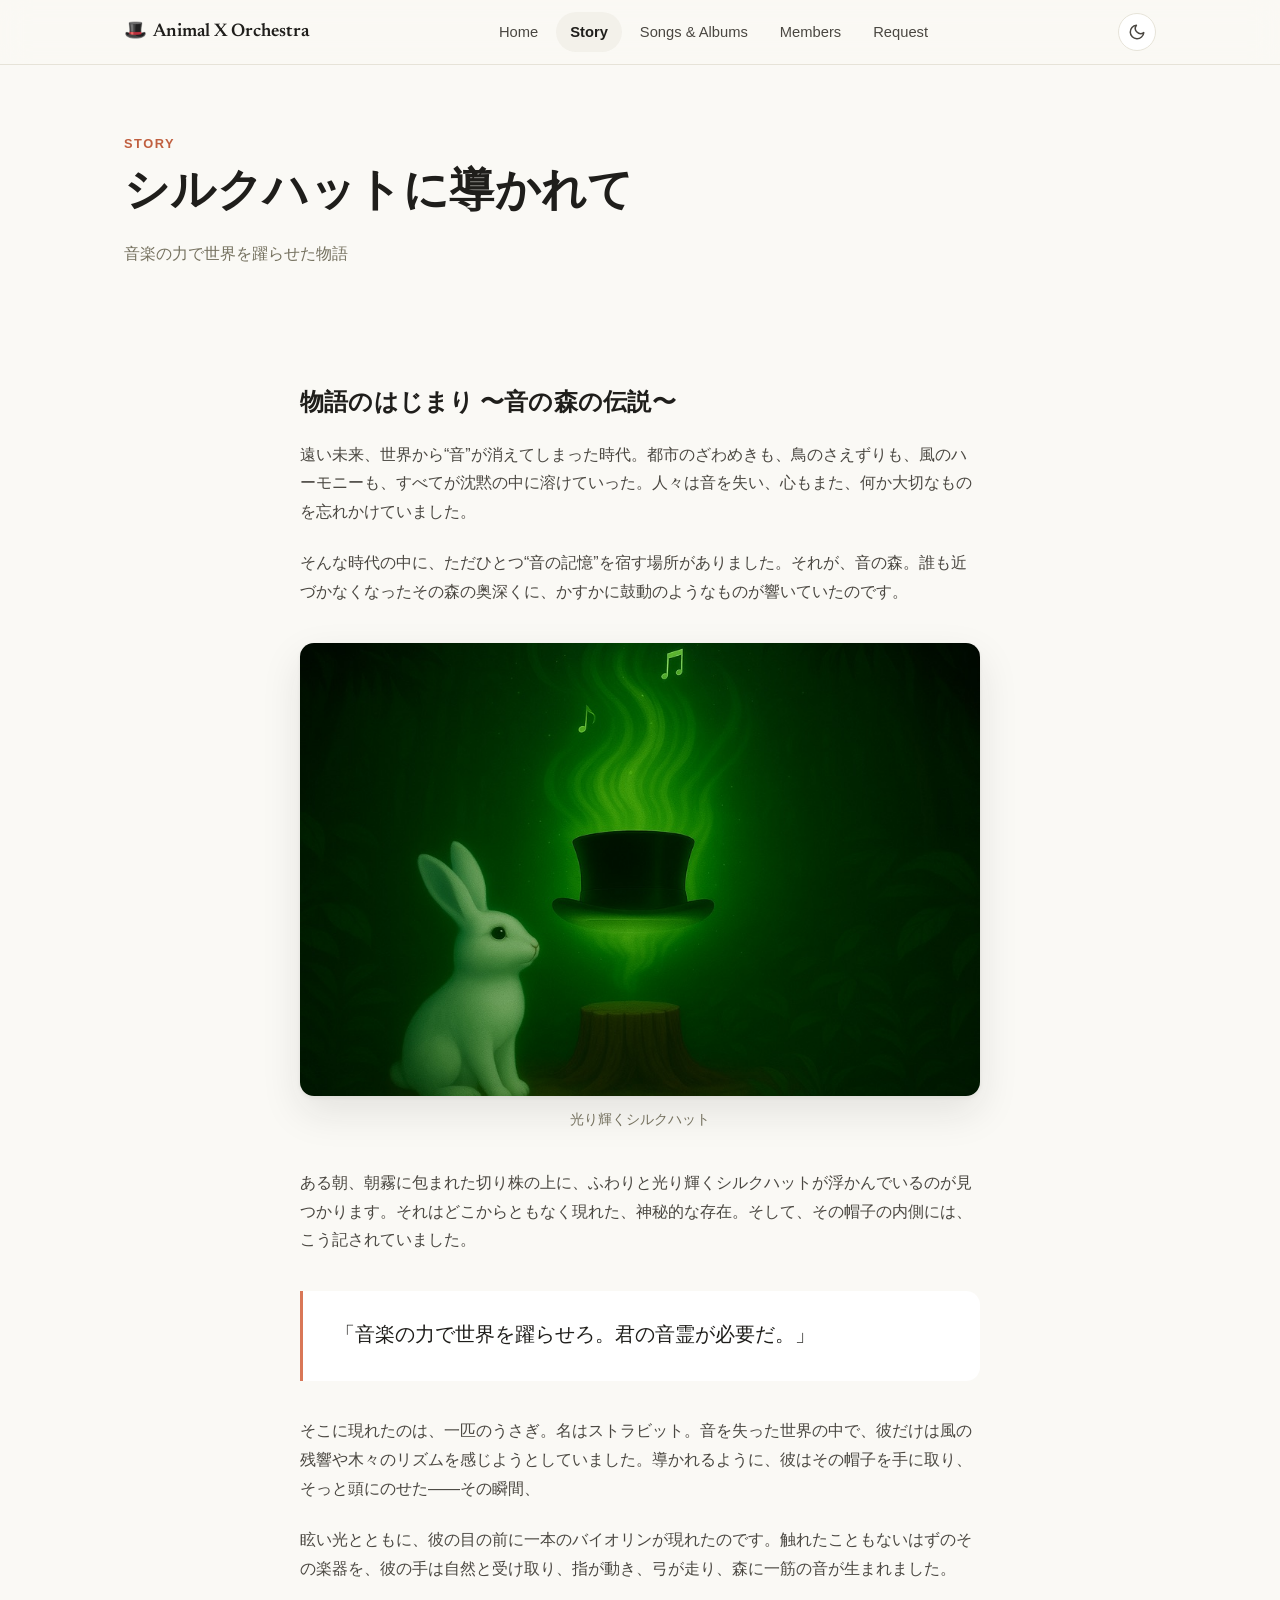
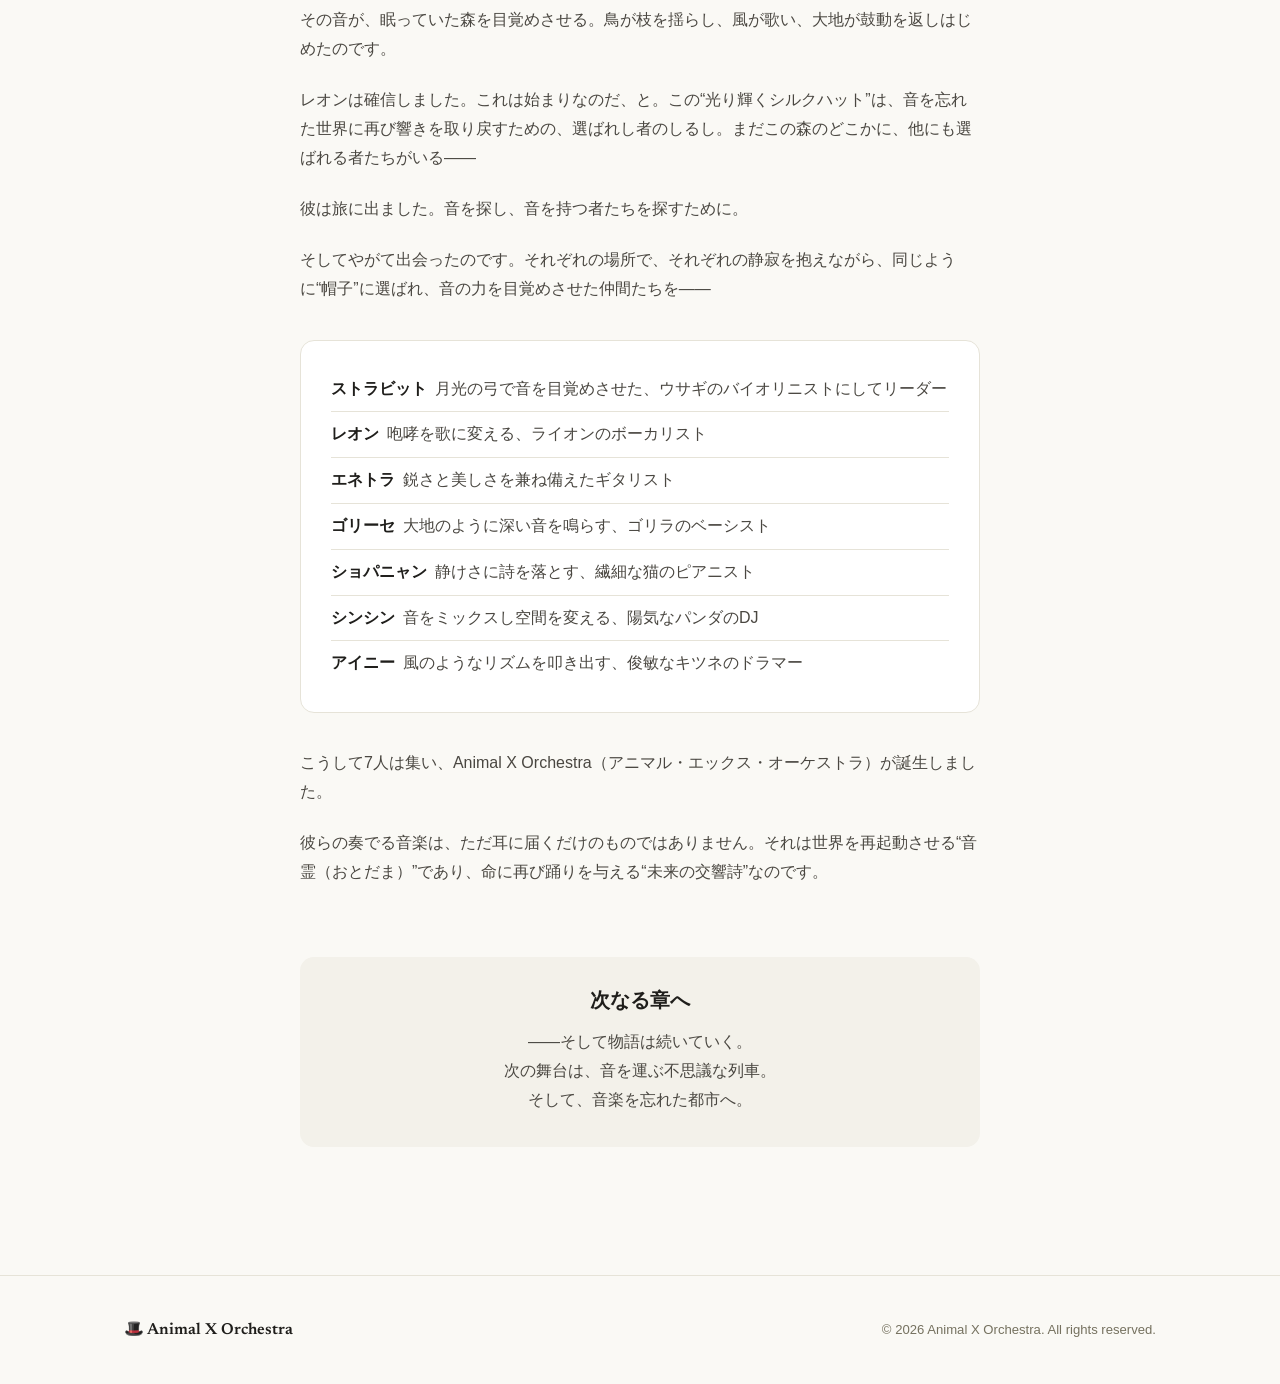
<file: story.html>
<!DOCTYPE html>
<html lang="ja">
<head>
    <meta charset="UTF-8">
    <meta name="viewport" content="width=device-width, initial-scale=1.0">
    <meta name="description" content="シルクハットに導かれて、音楽の力で世界を躍らせた物語。Animal X Orchestra誕生のストーリー。">
    <title>Story - Animal X Orchestra</title>
    <link rel="preconnect" href="https://fonts.googleapis.com">
    <link rel="preconnect" href="https://fonts.gstatic.com" crossorigin>
    <link href="https://fonts.googleapis.com/css2?family=Newsreader:opsz,wght@6..72,500;6..72,600&display=swap" rel="stylesheet">
    <link rel="stylesheet" href="css/style.css?v=2">
    <script src="js/main.js" defer></script>
</head>
<body>
    <header class="site-header">
        <div class="header-inner">
            <a href="index.html" class="logo"><span class="hat">🎩</span>Animal X Orchestra</a>
            <nav class="main-nav">
                <ul>
                    <li><a href="index.html">Home</a></li>
                    <li><a href="story.html" class="active">Story</a></li>
                    <li><a href="songs.html">Songs &amp; Albums</a></li>
                    <li><a href="members.html">Members</a></li>
                    <li><a href="request.html">Request</a></li>
                </ul>
            </nav>
            <div class="header-actions">
                <button class="theme-toggle" aria-label="ライト／ダーク切替">
                    <svg class="icon-moon" viewBox="0 0 24 24" fill="none" stroke="currentColor" stroke-width="2" stroke-linecap="round" stroke-linejoin="round"><path d="M21 12.79A9 9 0 1 1 11.21 3 7 7 0 0 0 21 12.79z"/></svg>
                    <svg class="icon-sun" viewBox="0 0 24 24" fill="none" stroke="currentColor" stroke-width="2" stroke-linecap="round" stroke-linejoin="round"><circle cx="12" cy="12" r="5"/><line x1="12" y1="1" x2="12" y2="3"/><line x1="12" y1="21" x2="12" y2="23"/><line x1="4.22" y1="4.22" x2="5.64" y2="5.64"/><line x1="18.36" y1="18.36" x2="19.78" y2="19.78"/><line x1="1" y1="12" x2="3" y2="12"/><line x1="21" y1="12" x2="23" y2="12"/><line x1="4.22" y1="19.78" x2="5.64" y2="18.36"/><line x1="18.36" y1="5.64" x2="19.78" y2="4.22"/></svg>
                </button>
                <button class="mobile-nav-toggle" aria-label="メニュー">
                    <svg viewBox="0 0 24 24" fill="none" stroke="currentColor" stroke-width="2" stroke-linecap="round"><line x1="3" y1="6" x2="21" y2="6"/><line x1="3" y1="12" x2="21" y2="12"/><line x1="3" y1="18" x2="21" y2="18"/></svg>
                </button>
            </div>
        </div>
    </header>

    <main>
        <section class="page-title">
            <div class="container">
                <span class="eyebrow">Story</span>
                <h1>シルクハットに導かれて</h1>
                <p>音楽の力で世界を躍らせた物語</p>
            </div>
        </section>

        <section class="section">
            <div class="container">
                <div class="story-body">
                    <h2>物語のはじまり 〜音の森の伝説〜</h2>
                    <p>遠い未来、世界から“音”が消えてしまった時代。都市のざわめきも、鳥のさえずりも、風のハーモニーも、すべてが沈黙の中に溶けていった。人々は音を失い、心もまた、何か大切なものを忘れかけていました。</p>
                    <p>そんな時代の中に、ただひとつ“音の記憶”を宿す場所がありました。それが、音の森。誰も近づかなくなったその森の奥深くに、かすかに鼓動のようなものが響いていたのです。</p>

                    <figure class="story-figure reveal">
                        <img src="images/shilkhat.jpg" alt="光り輝くシルクハット" loading="lazy">
                        <figcaption>光り輝くシルクハット</figcaption>
                    </figure>

                    <p>ある朝、朝霧に包まれた切り株の上に、ふわりと光り輝くシルクハットが浮かんでいるのが見つかります。それはどこからともなく現れた、神秘的な存在。そして、その帽子の内側には、こう記されていました。</p>

                    <blockquote class="story-quote reveal">「音楽の力で世界を躍らせろ。君の音霊が必要だ。」</blockquote>

                    <p>そこに現れたのは、一匹のうさぎ。名はストラビット。音を失った世界の中で、彼だけは風の残響や木々のリズムを感じようとしていました。導かれるように、彼はその帽子を手に取り、そっと頭にのせた——その瞬間、</p>
                    <p>眩い光とともに、彼の目の前に一本のバイオリンが現れたのです。触れたこともないはずのその楽器を、彼の手は自然と受け取り、指が動き、弓が走り、森に一筋の音が生まれました。</p>
                    <p>その音が、眠っていた森を目覚めさせる。鳥が枝を揺らし、風が歌い、大地が鼓動を返しはじめたのです。</p>
                    <p>レオンは確信しました。これは始まりなのだ、と。この“光り輝くシルクハット”は、音を忘れた世界に再び響きを取り戻すための、選ばれし者のしるし。まだこの森のどこかに、他にも選ばれる者たちがいる——</p>
                    <p>彼は旅に出ました。音を探し、音を持つ者たちを探すために。</p>
                    <p>そしてやがて出会ったのです。それぞれの場所で、それぞれの静寂を抱えながら、同じように“帽子”に選ばれ、音の力を目覚めさせた仲間たちを——</p>

                    <ul class="member-roll reveal">
                        <li><strong>ストラビット</strong>月光の弓で音を目覚めさせた、ウサギのバイオリニストにしてリーダー</li>
                        <li><strong>レオン</strong>咆哮を歌に変える、ライオンのボーカリスト</li>
                        <li><strong>エネトラ</strong>鋭さと美しさを兼ね備えたギタリスト</li>
                        <li><strong>ゴリーセ</strong>大地のように深い音を鳴らす、ゴリラのベーシスト</li>
                        <li><strong>ショパニャン</strong>静けさに詩を落とす、繊細な猫のピアニスト</li>
                        <li><strong>シンシン</strong>音をミックスし空間を変える、陽気なパンダのDJ</li>
                        <li><strong>アイニー</strong>風のようなリズムを叩き出す、俊敏なキツネのドラマー</li>
                    </ul>

                    <p>こうして7人は集い、Animal X Orchestra（アニマル・エックス・オーケストラ）が誕生しました。</p>
                    <p>彼らの奏でる音楽は、ただ耳に届くだけのものではありません。それは世界を再起動させる“音霊（おとだま）”であり、命に再び踊りを与える“未来の交響詩”なのです。</p>
                </div>

                <div class="next-chapter reveal">
                    <h3>次なる章へ</h3>
                    <p>——そして物語は続いていく。<br>次の舞台は、音を運ぶ不思議な列車。<br>そして、音楽を忘れた都市へ。</p>
                </div>
            </div>
        </section>
    </main>

    <footer class="site-footer">
        <div class="footer-inner">
            <a href="index.html" class="footer-logo">🎩 Animal X Orchestra</a>
            <p class="copyright">&copy; 2026 Animal X Orchestra. All rights reserved.</p>
        </div>
    </footer>
</body>
</html>
</file>
<file: css/style.css>
/* ==========================================================
   Animal X Orchestra — Design System
   Light-first, warm-neutral palette with a single coral accent.
   Dark mode via [data-theme="dark"] (auto-detected + toggle).
   ========================================================== */

:root {
  --bg: #faf9f5;
  --surface: #ffffff;
  --surface-2: #f3f1ea;
  --ink: #1f1e1b;
  --ink-soft: #4a4741;
  --muted: #75715f;
  --border: #e6e3d8;
  --accent: #d97757;
  --accent-strong: #c05f3f;
  --accent-soft: #f6e5dd;
  --shadow: 0 1px 2px rgba(31, 30, 27, 0.04), 0 8px 24px rgba(31, 30, 27, 0.06);
  --shadow-lift: 0 2px 4px rgba(31, 30, 27, 0.06), 0 16px 40px rgba(31, 30, 27, 0.10);
  --radius: 14px;
  --radius-sm: 10px;
  --font-serif: "Newsreader", "Hiragino Mincho ProN", "Yu Mincho", "Noto Serif JP", serif;
  --font-sans: -apple-system, BlinkMacSystemFont, "Helvetica Neue", "Hiragino Kaku Gothic ProN", "Hiragino Sans", "Yu Gothic UI", "Meiryo", sans-serif;
}

[data-theme="dark"] {
  --bg: #1c1b19;
  --surface: #262523;
  --surface-2: #2e2d2a;
  --ink: #f0eee6;
  --ink-soft: #cfccc0;
  --muted: #a09b8a;
  --border: #3b3934;
  --accent: #e08b6d;
  --accent-strong: #eb9d81;
  --accent-soft: #3a2c26;
  --shadow: 0 1px 2px rgba(0, 0, 0, 0.25), 0 8px 24px rgba(0, 0, 0, 0.25);
  --shadow-lift: 0 2px 4px rgba(0, 0, 0, 0.3), 0 16px 40px rgba(0, 0, 0, 0.35);
}

* { margin: 0; padding: 0; box-sizing: border-box; }

html { scroll-behavior: smooth; }

body {
  font-family: var(--font-sans);
  background: var(--bg);
  color: var(--ink);
  line-height: 1.8;
  font-size: 16px;
  -webkit-font-smoothing: antialiased;
  transition: background 0.3s ease, color 0.3s ease;
}

img { max-width: 100%; display: block; }

a { color: var(--accent-strong); text-decoration: none; }
a:hover { text-decoration: underline; }

.container {
  max-width: 1080px;
  margin: 0 auto;
  padding: 0 24px;
}

h1, h2, h3 {
  font-family: var(--font-serif);
  font-weight: 600;
  line-height: 1.35;
  letter-spacing: 0.01em;
}

/* ---------- Header ---------- */
.site-header {
  position: sticky;
  top: 0;
  z-index: 100;
  background: color-mix(in srgb, var(--bg) 82%, transparent);
  -webkit-backdrop-filter: blur(14px);
  backdrop-filter: blur(14px);
  border-bottom: 1px solid var(--border);
}

.header-inner {
  max-width: 1080px;
  margin: 0 auto;
  padding: 0 24px;
  height: 64px;
  display: flex;
  align-items: center;
  justify-content: space-between;
  gap: 16px;
}

.logo {
  font-family: var(--font-serif);
  font-size: 1.15rem;
  font-weight: 600;
  color: var(--ink);
  white-space: nowrap;
}
.logo:hover { text-decoration: none; opacity: 0.75; }
.logo .hat { margin-right: 6px; }

.main-nav ul {
  display: flex;
  gap: 4px;
  list-style: none;
}

.main-nav a {
  display: block;
  padding: 7px 14px;
  border-radius: 999px;
  color: var(--ink-soft);
  font-size: 0.92rem;
  transition: background 0.15s ease, color 0.15s ease;
}
.main-nav a:hover { background: var(--surface-2); color: var(--ink); text-decoration: none; }
.main-nav a.active { background: var(--surface-2); color: var(--ink); font-weight: 600; }

.header-actions { display: flex; align-items: center; gap: 8px; }

.theme-toggle, .mobile-nav-toggle {
  width: 38px;
  height: 38px;
  border: 1px solid var(--border);
  border-radius: 999px;
  background: var(--surface);
  color: var(--ink-soft);
  cursor: pointer;
  display: flex;
  align-items: center;
  justify-content: center;
  transition: background 0.15s ease;
}
.theme-toggle:hover, .mobile-nav-toggle:hover { background: var(--surface-2); }
.theme-toggle svg, .mobile-nav-toggle svg { width: 18px; height: 18px; }
.theme-toggle .icon-sun { display: none; }
[data-theme="dark"] .theme-toggle .icon-sun { display: block; }
[data-theme="dark"] .theme-toggle .icon-moon { display: none; }

.mobile-nav-toggle { display: none; }

@media (max-width: 800px) {
  .mobile-nav-toggle { display: flex; }
  .main-nav {
    position: absolute;
    top: 64px;
    left: 0;
    right: 0;
    background: var(--bg);
    border-bottom: 1px solid var(--border);
    display: none;
    padding: 12px 24px 20px;
  }
  .main-nav.open { display: block; }
  .main-nav ul { flex-direction: column; gap: 2px; }
  .main-nav a { padding: 12px 14px; border-radius: var(--radius-sm); font-size: 1rem; }
}

/* ---------- Hero ---------- */
.hero {
  padding: 72px 0 40px;
}

.hero-grid {
  display: grid;
  grid-template-columns: 1.05fr 0.95fr;
  gap: 48px;
  align-items: center;
}

.hero h1 {
  font-size: clamp(2rem, 4.6vw, 3.2rem);
  margin-bottom: 20px;
}

.hero .lede {
  font-size: 1.15rem;
  color: var(--ink-soft);
  margin-bottom: 32px;
}

.hero-visual img {
  border-radius: var(--radius);
  box-shadow: var(--shadow-lift);
  display: block;
  max-width: 90%;
  margin-inline: auto;
}

.hero-img-light {
  background: var(--bg);
  border: 1px solid var(--border);
  box-shadow: none;
}

.hero-visual .hero-img-dark { display: none; }
[data-theme="dark"] .hero-visual .hero-img-light { display: none; }
[data-theme="dark"] .hero-visual .hero-img-dark { display: block; }

@media (max-width: 800px) {
  .hero { padding: 48px 0 24px; }
  .hero-grid { grid-template-columns: 1fr; gap: 32px; }
}

.btn-row { display: flex; gap: 12px; flex-wrap: wrap; }

.btn {
  display: inline-flex;
  align-items: center;
  gap: 8px;
  padding: 11px 24px;
  border-radius: 999px;
  font-size: 0.95rem;
  font-weight: 600;
  border: 1px solid transparent;
  cursor: pointer;
  transition: background 0.15s ease, border-color 0.15s ease, transform 0.1s ease;
}
.btn:hover { text-decoration: none; transform: translateY(-1px); }

.btn-primary { background: var(--accent); color: #fff; }
.btn-primary:hover { background: var(--accent-strong); color: #fff; }
[data-theme="dark"] .btn-primary { color: #1c1b19; }

.btn-secondary { background: var(--surface); color: var(--ink); border-color: var(--border); }
.btn-secondary:hover { background: var(--surface-2); }

/* ---------- Sections ---------- */
.section { padding: 64px 0; }

.section-header { max-width: 720px; margin-bottom: 40px; }
.section-header.center { margin-left: auto; margin-right: auto; text-align: center; }

.eyebrow {
  display: inline-block;
  font-size: 0.8rem;
  font-weight: 700;
  letter-spacing: 0.12em;
  text-transform: uppercase;
  color: var(--accent-strong);
  margin-bottom: 10px;
}

.section-header h2 {
  font-size: clamp(1.6rem, 3vw, 2.2rem);
  margin-bottom: 14px;
}

.section-header p { color: var(--muted); }

.page-title {
  padding: 64px 0 8px;
}
.page-title h1 {
  font-size: clamp(2rem, 4vw, 2.8rem);
  margin-bottom: 14px;
}
.page-title p { color: var(--muted); max-width: 640px; }

/* ---------- Cards ---------- */
.card {
  background: var(--surface);
  border: 1px solid var(--border);
  border-radius: var(--radius);
  box-shadow: var(--shadow);
}

.features-grid {
  display: grid;
  grid-template-columns: repeat(3, 1fr);
  gap: 20px;
}
@media (max-width: 800px) { .features-grid { grid-template-columns: 1fr; } }

.feature-card { padding: 28px; }

.feature-icon {
  width: 44px;
  height: 44px;
  border-radius: 12px;
  background: var(--accent-soft);
  color: var(--accent-strong);
  display: flex;
  align-items: center;
  justify-content: center;
  margin-bottom: 18px;
}
.feature-icon svg { width: 22px; height: 22px; }

.feature-card h3 { font-size: 1.15rem; margin-bottom: 10px; }
.feature-card p { color: var(--ink-soft); font-size: 0.95rem; }

/* ---------- Audio player ---------- */
.tracks-grid {
  display: grid;
  grid-template-columns: repeat(3, 1fr);
  gap: 20px;
}
@media (max-width: 800px) { .tracks-grid { grid-template-columns: 1fr; } }

.track-card { padding: 20px; display: flex; flex-direction: column; gap: 14px; }

.track-head { display: flex; gap: 14px; align-items: center; }

.track-art {
  width: 64px;
  height: 64px;
  border-radius: var(--radius-sm);
  object-fit: cover;
  flex-shrink: 0;
}

.track-title h3 { font-size: 1.05rem; line-height: 1.4; }
.track-title p { font-size: 0.82rem; color: var(--muted); }

.spectrum-wrap {
  height: 88px;
  background: var(--surface-2);
  border: 1px solid var(--border);
  border-radius: var(--radius-sm);
  overflow: hidden;
}
.spectrum-wrap canvas { width: 100%; height: 100%; display: block; }

.player { display: flex; align-items: center; gap: 12px; }

.play-btn {
  width: 42px;
  height: 42px;
  border-radius: 999px;
  border: none;
  background: var(--accent);
  color: #fff;
  cursor: pointer;
  display: flex;
  align-items: center;
  justify-content: center;
  flex-shrink: 0;
  transition: background 0.15s ease, transform 0.1s ease;
}
.play-btn:hover { background: var(--accent-strong); transform: scale(1.05); }
[data-theme="dark"] .play-btn { color: #1c1b19; }
.play-btn svg { width: 18px; height: 18px; }
.play-btn .icon-pause { display: none; }
.play-btn.playing .icon-pause { display: block; }
.play-btn.playing .icon-play { display: none; }

.progress {
  flex: 1;
  height: 6px;
  border-radius: 999px;
  background: var(--surface-2);
  border: 1px solid var(--border);
  cursor: pointer;
  position: relative;
  overflow: hidden;
}
.progress-fill {
  position: absolute;
  inset: 0 auto 0 0;
  width: 0%;
  background: var(--accent);
  border-radius: 999px;
}

.time { font-size: 0.78rem; color: var(--muted); font-variant-numeric: tabular-nums; min-width: 40px; text-align: right; }

/* ---------- FAQ ---------- */
.faq-list { max-width: 720px; margin: 0 auto; display: flex; flex-direction: column; gap: 12px; }

.faq-item {
  background: var(--surface);
  border: 1px solid var(--border);
  border-radius: var(--radius-sm);
  overflow: hidden;
}
.faq-item summary {
  list-style: none;
  padding: 18px 22px;
  font-weight: 600;
  cursor: pointer;
  display: flex;
  justify-content: space-between;
  align-items: center;
  gap: 12px;
}
.faq-item summary::-webkit-details-marker { display: none; }
.faq-item summary::after {
  content: "+";
  font-size: 1.3rem;
  color: var(--muted);
  transition: transform 0.2s ease;
  line-height: 1;
}
.faq-item[open] summary::after { transform: rotate(45deg); }
.faq-item .faq-answer { padding: 0 22px 20px; color: var(--ink-soft); font-size: 0.95rem; }

/* ---------- Story ---------- */
.story-body {
  max-width: 680px;
  margin: 0 auto;
  padding-bottom: 24px;
}
.story-body h2 {
  font-size: 1.5rem;
  margin: 48px 0 20px;
}
.story-body p { margin-bottom: 1.4em; color: var(--ink-soft); }

.story-figure { margin: 36px 0; }
.story-figure img { border-radius: var(--radius); box-shadow: var(--shadow-lift); }
.story-figure figcaption { text-align: center; font-size: 0.85rem; color: var(--muted); margin-top: 12px; }

.story-quote {
  margin: 36px 0;
  padding: 28px 32px;
  border-left: 3px solid var(--accent);
  background: var(--surface);
  border-radius: 0 var(--radius) var(--radius) 0;
  font-family: var(--font-serif);
  font-size: 1.25rem;
  line-height: 1.7;
}

.member-roll {
  margin: 36px 0;
  padding: 26px 30px;
  background: var(--surface);
  border: 1px solid var(--border);
  border-radius: var(--radius);
}
.member-roll li {
  list-style: none;
  padding: 8px 0;
  border-bottom: 1px solid var(--border);
  color: var(--ink-soft);
}
.member-roll li:last-child { border-bottom: none; }
.member-roll strong { color: var(--ink); margin-right: 8px; }

.next-chapter {
  max-width: 680px;
  margin: 24px auto 0;
  padding: 32px;
  text-align: center;
  background: var(--surface-2);
  border-radius: var(--radius);
}
.next-chapter h3 { font-size: 1.25rem; margin-bottom: 12px; }
.next-chapter p { color: var(--ink-soft); }

/* ---------- Songs ---------- */
.songs-grid {
  display: grid;
  grid-template-columns: repeat(3, 1fr);
  gap: 20px;
}
@media (max-width: 960px) { .songs-grid { grid-template-columns: repeat(2, 1fr); } }
@media (max-width: 640px) { .songs-grid { grid-template-columns: 1fr; } }

.song-card { overflow: hidden; display: flex; flex-direction: column; }
.song-card > img { aspect-ratio: 1; object-fit: cover; width: 100%; }
.song-card .song-body { padding: 20px 22px 24px; display: flex; flex-direction: column; gap: 8px; flex: 1; }
.song-card h3 { font-size: 1.15rem; }
.song-concept { font-size: 0.82rem; font-weight: 700; color: var(--accent-strong); letter-spacing: 0.02em; }
.song-artist { font-size: 0.82rem; color: var(--muted); }
.song-card .song-body > p:last-of-type { font-size: 0.92rem; color: var(--ink-soft); }
.song-card .player { margin-top: auto; padding-top: 14px; }

.albums-grid {
  display: grid;
  grid-template-columns: repeat(3, 1fr);
  gap: 20px;
}
@media (max-width: 960px) { .albums-grid { grid-template-columns: repeat(2, 1fr); } }
@media (max-width: 640px) { .albums-grid { grid-template-columns: 1fr; } }

.album-card { overflow: hidden; }
.album-card > img { aspect-ratio: 1; object-fit: cover; width: 100%; }
.album-cover-placeholder {
  aspect-ratio: 1;
  display: flex;
  align-items: center;
  justify-content: center;
  background: var(--surface-2);
  color: var(--muted);
  font-family: var(--font-serif);
  font-size: 1.2rem;
}
.album-card .album-body { padding: 20px 22px 24px; }
.album-card h3 { font-size: 1.15rem; margin-bottom: 4px; }
.album-year { font-size: 0.82rem; color: var(--muted); margin-bottom: 10px; }
.album-card .album-body > p:last-child { font-size: 0.92rem; color: var(--ink-soft); }

/* ---------- Members ---------- */
.leader-card {
  display: grid;
  grid-template-columns: 300px 1fr;
  overflow: hidden;
  margin-bottom: 20px;
}
.leader-card img { width: 100%; height: 100%; object-fit: cover; }
.leader-card .member-body { padding: 32px 36px; align-self: center; }
@media (max-width: 700px) {
  .leader-card { grid-template-columns: 1fr; }
  .leader-card img { aspect-ratio: 16/10; }
}

.members-grid {
  display: grid;
  grid-template-columns: repeat(3, 1fr);
  gap: 20px;
}
@media (max-width: 960px) { .members-grid { grid-template-columns: repeat(2, 1fr); } }
@media (max-width: 640px) { .members-grid { grid-template-columns: 1fr; } }

.member-card { overflow: hidden; }
.member-card > img { aspect-ratio: 1; object-fit: cover; width: 100%; }
.member-card .member-body { padding: 20px 22px 24px; }

.member-body h3 { font-size: 1.2rem; margin-bottom: 2px; }
.member-role { font-size: 0.82rem; font-weight: 700; color: var(--accent-strong); letter-spacing: 0.04em; margin-bottom: 10px; }
.member-body > p:last-child { font-size: 0.92rem; color: var(--ink-soft); }

.members-table-wrap { overflow-x: auto; }
.members-table {
  width: 100%;
  border-collapse: collapse;
  background: var(--surface);
  border: 1px solid var(--border);
  border-radius: var(--radius);
  overflow: hidden;
  font-size: 0.92rem;
}
.members-table th, .members-table td {
  text-align: left;
  padding: 14px 18px;
  border-bottom: 1px solid var(--border);
  white-space: nowrap;
}
.members-table td:last-child { white-space: normal; min-width: 220px; }
.members-table th { background: var(--surface-2); font-size: 0.8rem; letter-spacing: 0.05em; color: var(--muted); }
.members-table tr:last-child td { border-bottom: none; }

/* ---------- Request form ---------- */
.request-wrap { max-width: 640px; margin: 0 auto; }

.request-intro { margin-bottom: 32px; color: var(--ink-soft); }

.request-form {
  padding: 32px;
  display: flex;
  flex-direction: column;
  gap: 20px;
}

.form-group { display: flex; flex-direction: column; gap: 8px; }
.form-group label { font-size: 0.88rem; font-weight: 600; }

.form-group input,
.form-group select,
.form-group textarea {
  font-family: inherit;
  font-size: 0.95rem;
  padding: 11px 14px;
  border: 1px solid var(--border);
  border-radius: var(--radius-sm);
  background: var(--bg);
  color: var(--ink);
  transition: border-color 0.15s ease, box-shadow 0.15s ease;
}
.form-group input:focus,
.form-group select:focus,
.form-group textarea:focus {
  outline: none;
  border-color: var(--accent);
  box-shadow: 0 0 0 3px var(--accent-soft);
}
.form-group textarea { resize: vertical; }

.form-status { font-size: 0.92rem; display: none; padding: 14px 18px; border-radius: var(--radius-sm); }
.form-status.ok { display: block; background: var(--accent-soft); color: var(--ink); }
.form-status.err { display: block; background: var(--surface-2); color: var(--accent-strong); }

/* ---------- CTA band ---------- */
.cta-band {
  background: var(--surface-2);
  border-radius: var(--radius);
  padding: 48px 32px;
  text-align: center;
}
.cta-band h2 { font-size: 1.5rem; margin-bottom: 10px; }
.cta-band p { color: var(--muted); margin-bottom: 24px; }

/* ---------- Footer ---------- */
.site-footer {
  border-top: 1px solid var(--border);
  margin-top: 64px;
  padding: 40px 0;
}
.footer-inner {
  max-width: 1080px;
  margin: 0 auto;
  padding: 0 24px;
  display: flex;
  align-items: center;
  justify-content: space-between;
  gap: 16px;
  flex-wrap: wrap;
}
.footer-logo {
  font-family: var(--font-serif);
  font-weight: 600;
  color: var(--ink);
}
.footer-logo:hover { text-decoration: none; opacity: 0.75; }
.copyright { font-size: 0.82rem; color: var(--muted); }

/* ---------- Reveal animation ---------- */
@media (prefers-reduced-motion: no-preference) {
  .reveal {
    opacity: 0;
    transform: translateY(14px);
    transition: opacity 0.6s ease, transform 0.6s ease;
  }
  .reveal.visible { opacity: 1; transform: none; }
}
</file>
